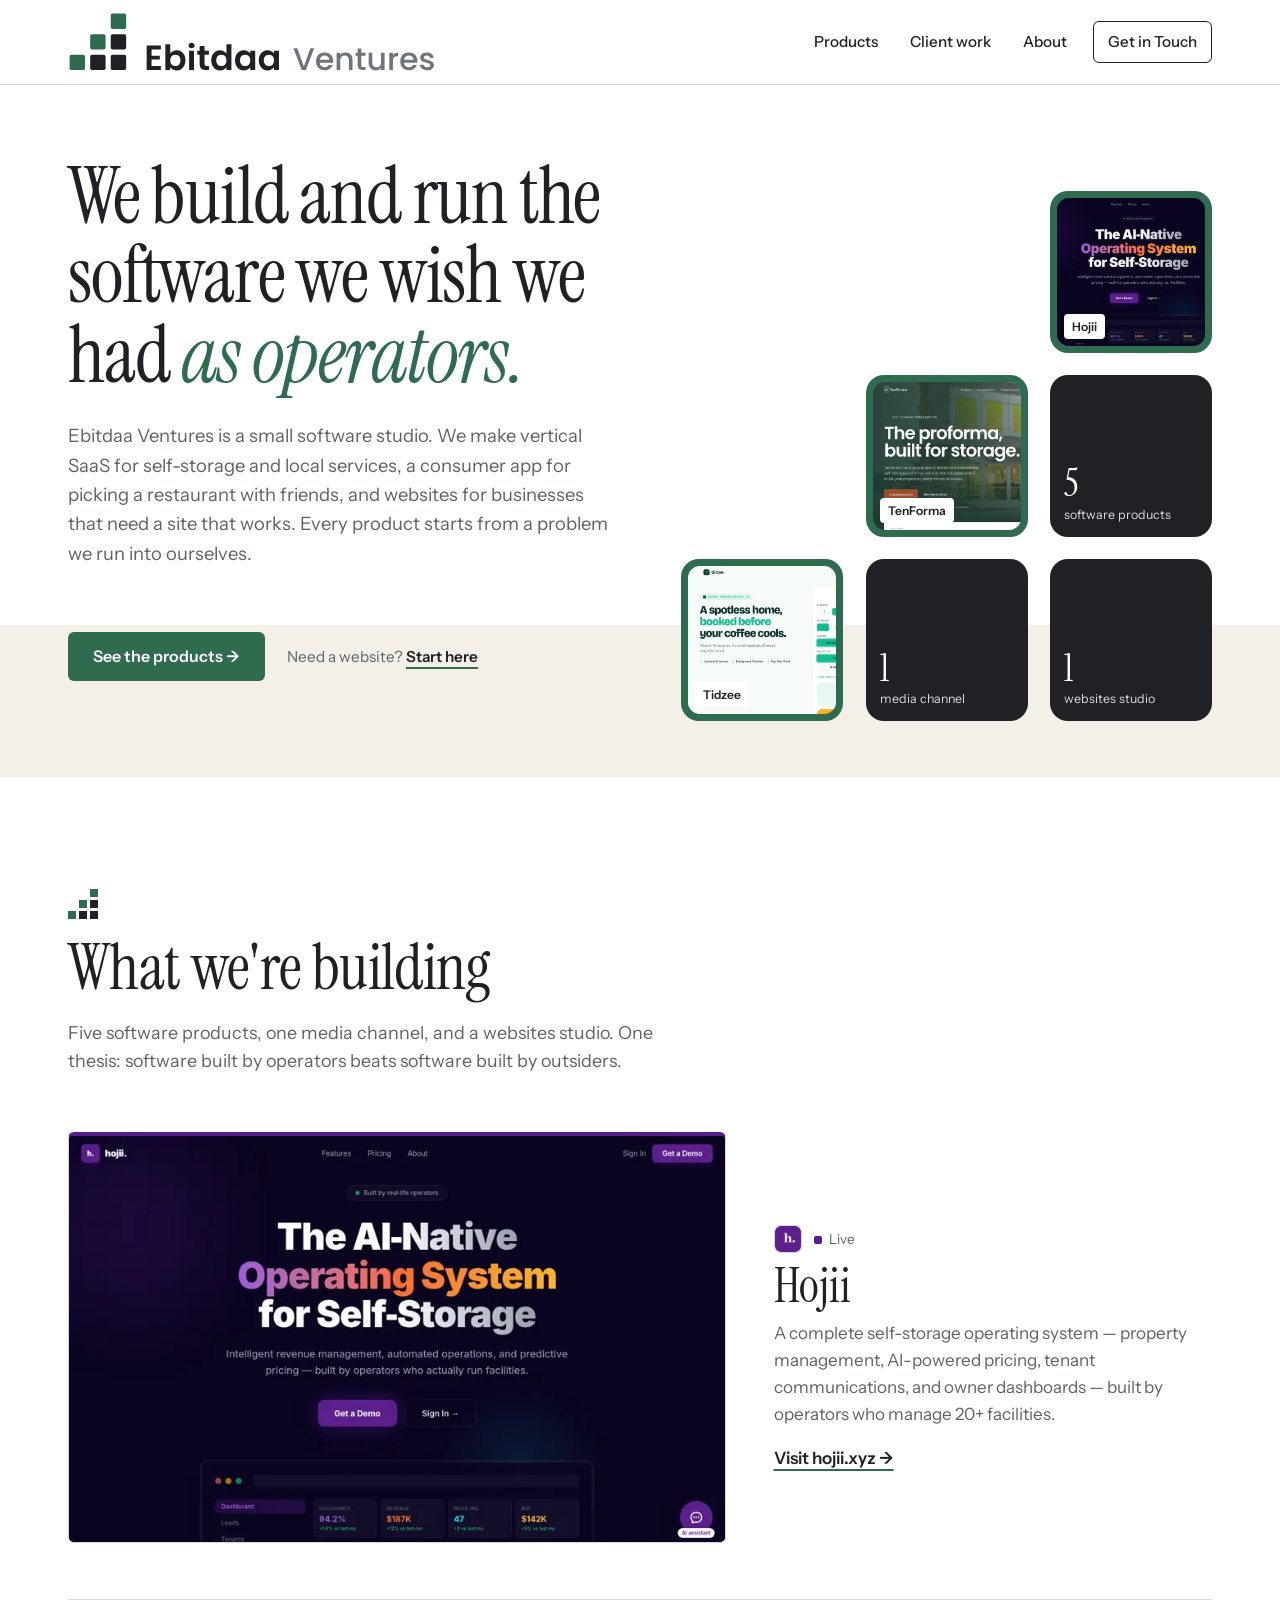
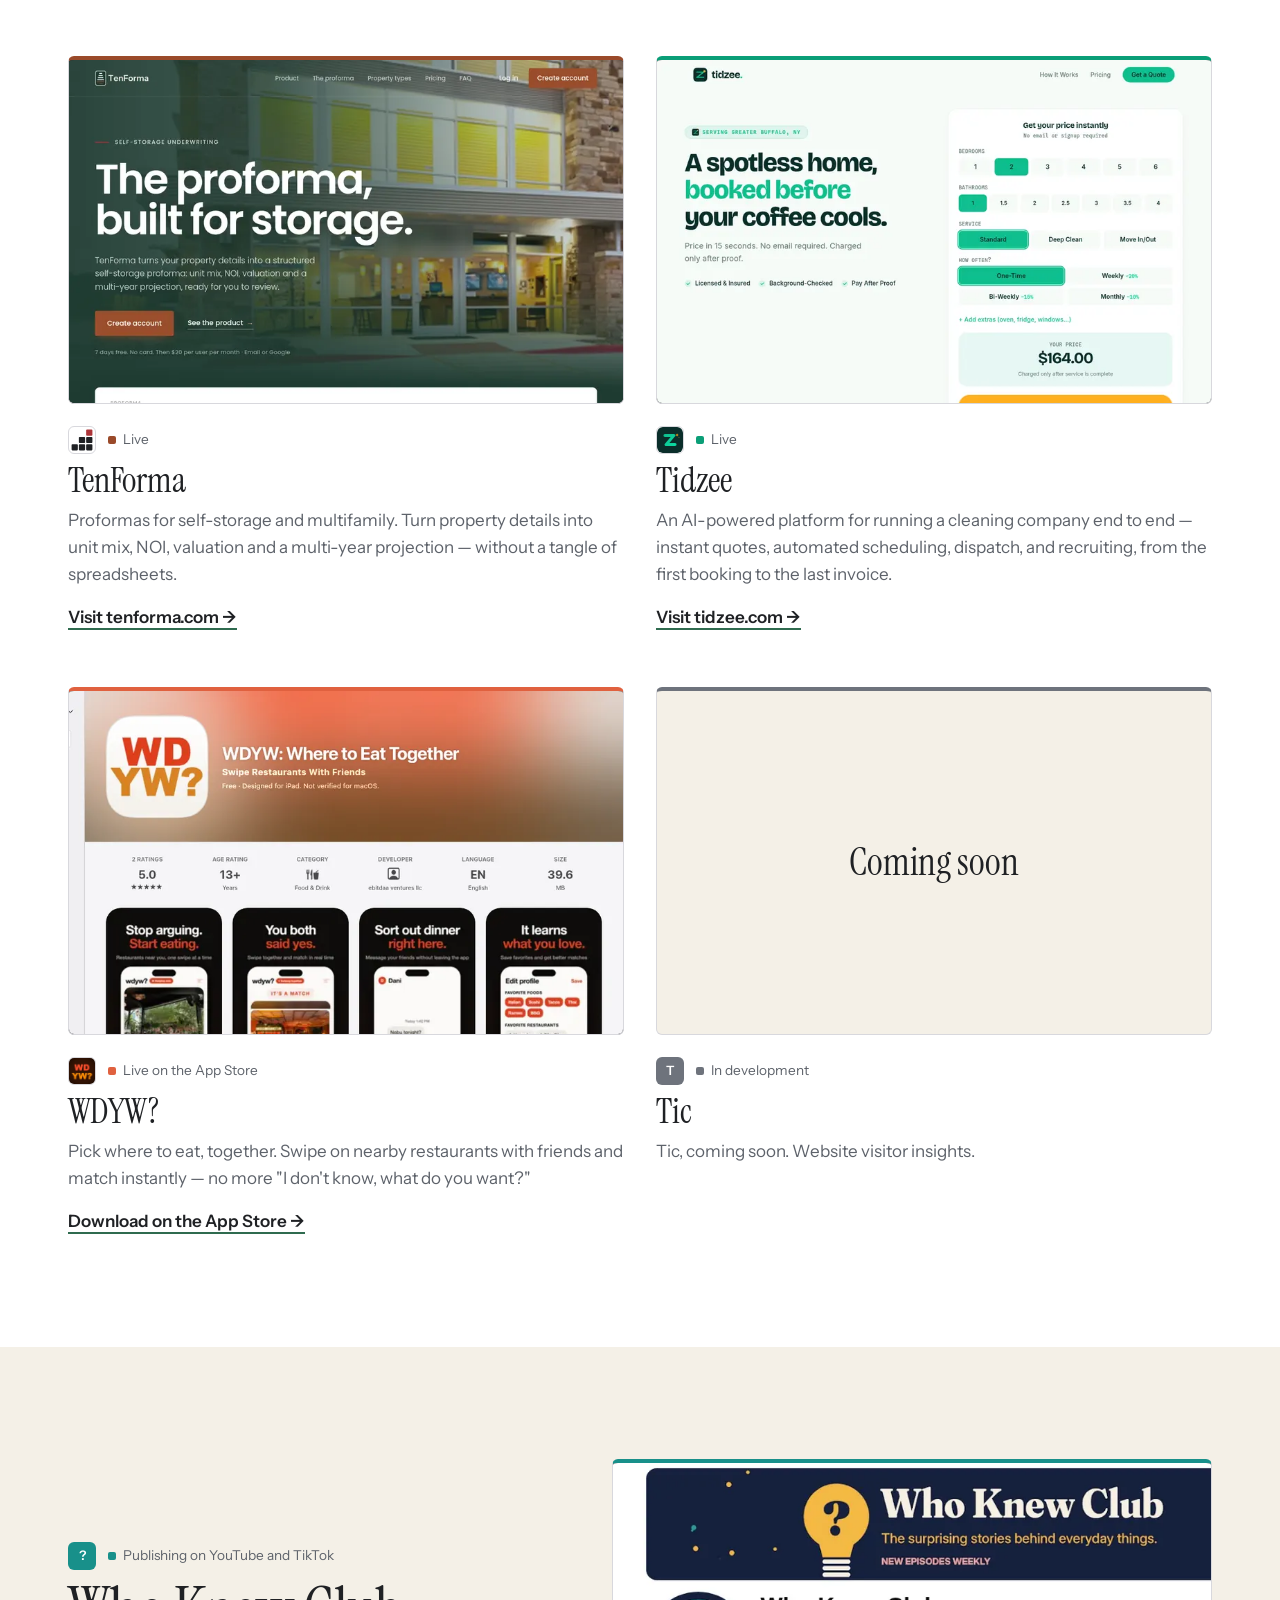
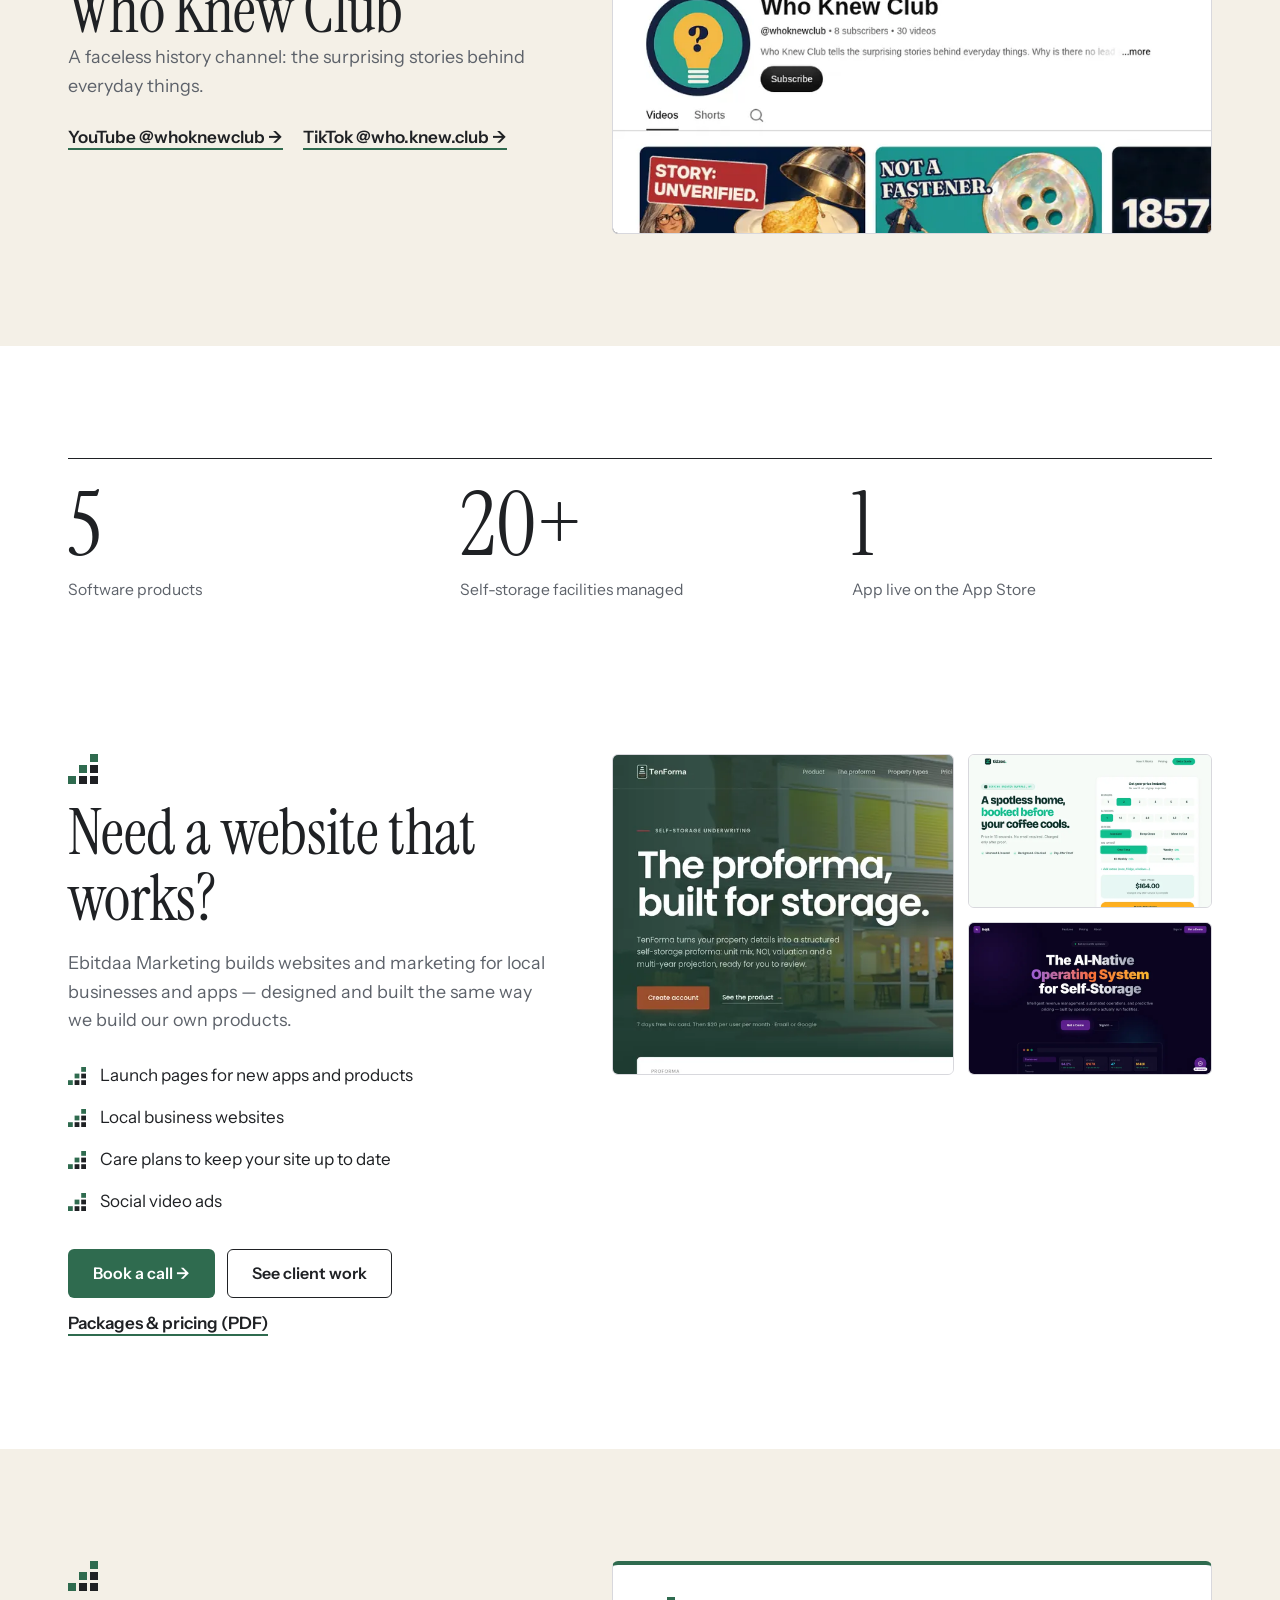
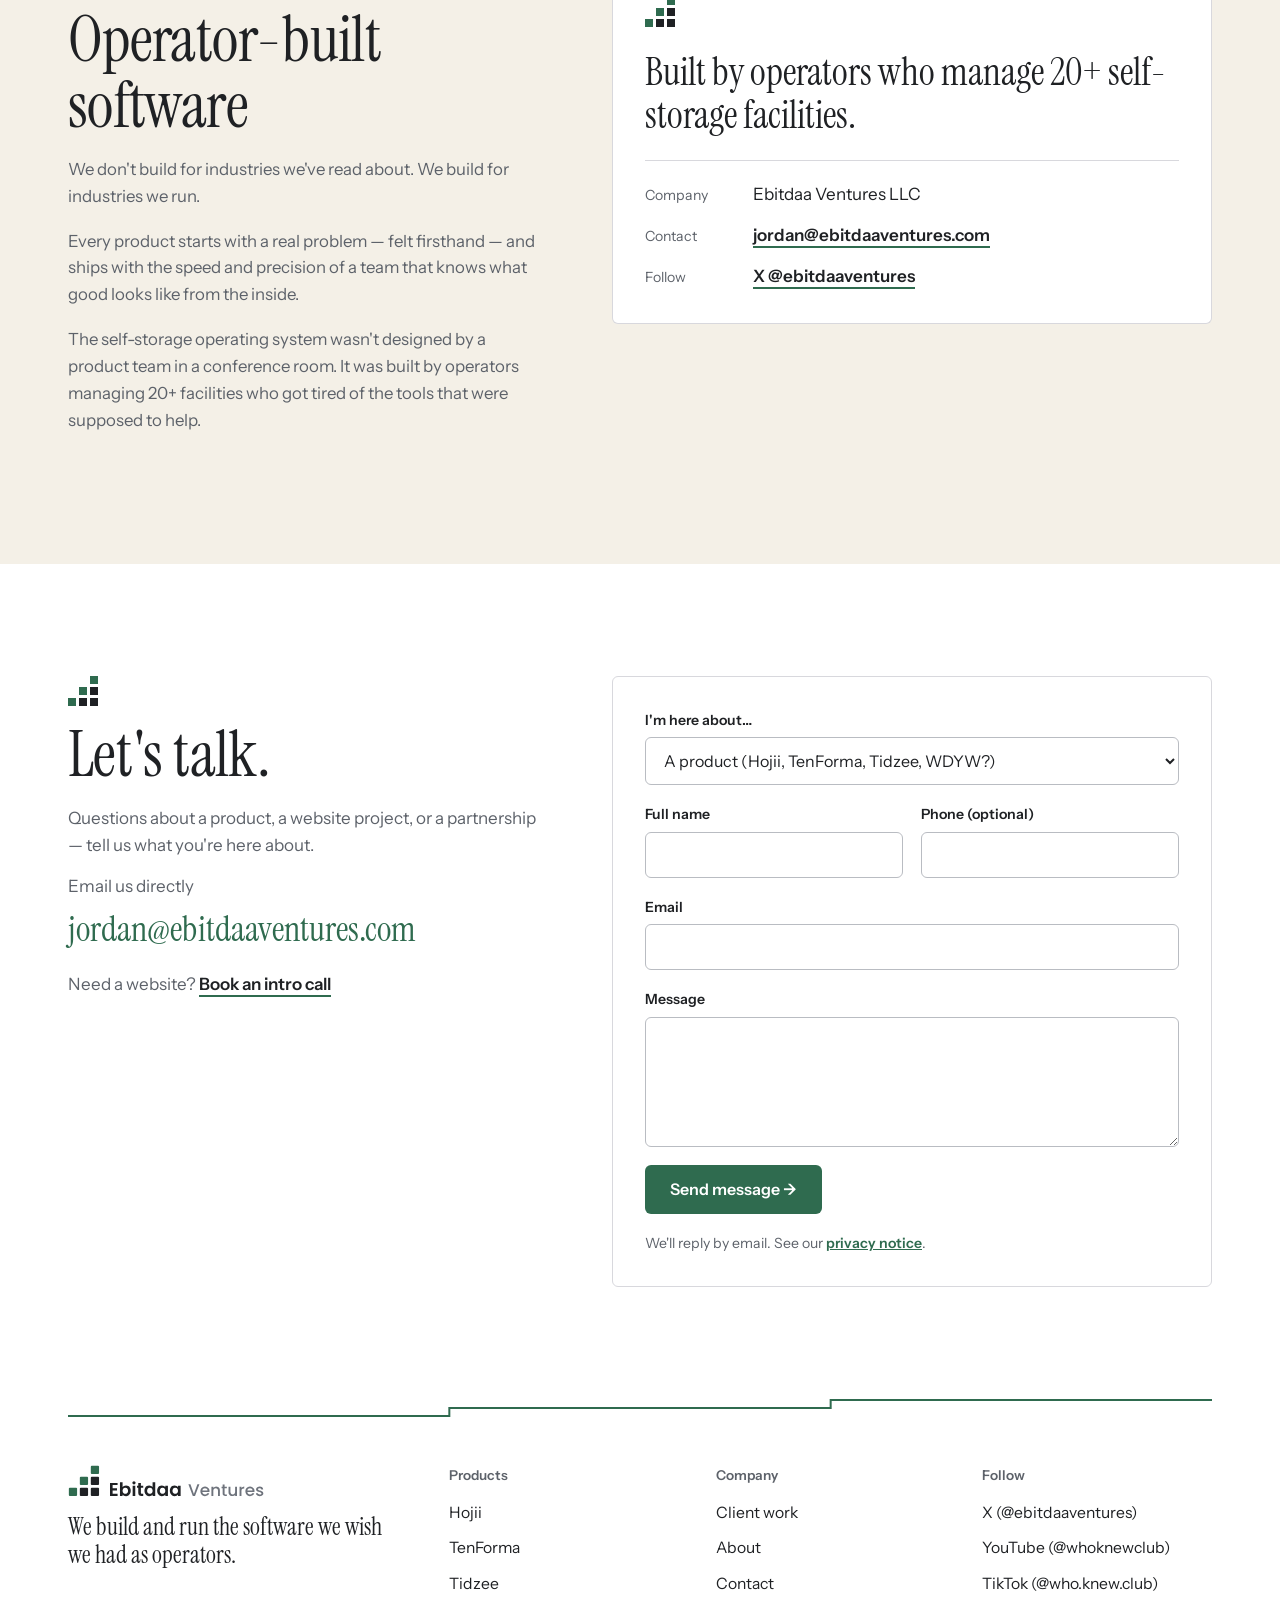
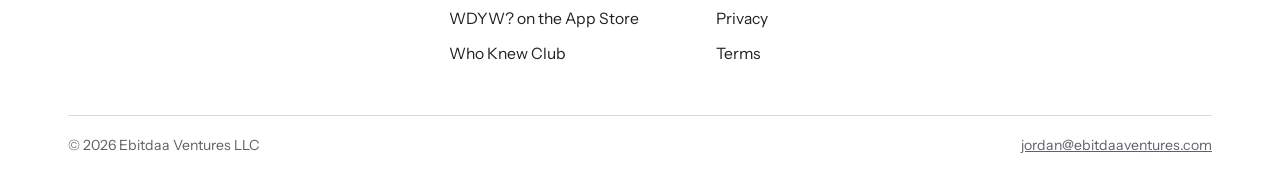
<file: index.html>
<!DOCTYPE html>
<html lang="en">
<head>
  <meta charset="UTF-8">
  <meta name="viewport" content="width=device-width, initial-scale=1.0">
  <title>Ebitdaa Ventures — Software we build and run as operators</title>
  <meta name="description" content="Ebitdaa Ventures is a small software studio. We build and run vertical SaaS for self-storage and local services, a consumer app for picking a restaurant with friends, and websites for businesses.">
  <link rel="canonical" href="https://ebitdaaventures.com/">
  <meta property="og:type" content="website">
  <meta property="og:site_name" content="Ebitdaa Ventures">
  <meta property="og:url" content="https://ebitdaaventures.com/">
  <meta property="og:title" content="Ebitdaa Ventures — Software we build and run as operators">
  <meta property="og:description" content="Ebitdaa Ventures is a small software studio. We build and run vertical SaaS for self-storage and local services, a consumer app for picking a restaurant with friends, and websites for businesses.">
  <meta property="og:image" content="https://ebitdaaventures.com/og-image.png?v=20261111">
  <meta property="og:image:width" content="1200">
  <meta property="og:image:height" content="630">
  <meta property="og:image:alt" content="Ebitdaa Ventures logo">
  <meta name="twitter:card" content="summary_large_image">
  <meta name="twitter:site" content="@ebitdaaventures">
  <meta name="twitter:title" content="Ebitdaa Ventures — Software we build and run as operators">
  <meta name="twitter:description" content="Ebitdaa Ventures is a small software studio. We build and run vertical SaaS for self-storage and local services, a consumer app for picking a restaurant with friends, and websites for businesses.">
  <meta name="twitter:image" content="https://ebitdaaventures.com/og-image.png?v=20261111">
  <link rel="icon" href="/favicon.ico?v=20261111" sizes="any">
  <link rel="icon" type="image/png" sizes="32x32" href="/favicon-32.png?v=20261111">
  <link rel="icon" type="image/png" sizes="16x16" href="/favicon-16.png?v=20261111">
  <link rel="icon" type="image/png" sizes="192x192" href="/favicon-192.png?v=20261111">
  <link rel="apple-touch-icon" sizes="180x180" href="/apple-touch-icon.png?v=20261111">
  <meta name="theme-color" content="#ffffff">
  <link rel="preconnect" href="https://fonts.googleapis.com">
  <link rel="preconnect" href="https://fonts.gstatic.com" crossorigin>
  <link href="https://fonts.googleapis.com/css2?family=Instrument+Sans:wght@400;500;600&family=Instrument+Serif:ital@0;1&display=swap" rel="stylesheet">
  <link rel="stylesheet" href="/assets/css/main.css?v=20261114c">
  <script type="application/ld+json">{"@context":"https://schema.org","@type":"Organization","name":"Ebitdaa Ventures LLC","alternateName":"Ebitdaa Ventures","url":"https://ebitdaaventures.com/","logo":"https://ebitdaaventures.com/brand/ebitdaa_lockup.png","description":"Ebitdaa Ventures is a small software studio. We build and run vertical SaaS for self-storage and local services, a consumer app for picking a restaurant with friends, and websites for businesses.","email":"jordan@ebitdaaventures.com","contactPoint":[{"@type":"ContactPoint","contactType":"customer support","email":"jordan@ebitdaaventures.com","availableLanguage":"English"}],"sameAs":["https://x.com/ebitdaaventures"]}</script>
</head>
<body>
  <a class="skip-link" href="#main">Skip to main content</a>
  <header class="site-nav" id="navbar">
    <div class="container">
      <a href="/" class="logo" aria-label="Ebitdaa Ventures home"><img src="/brand/ebitdaa_lockup.svg?v=20261111" alt="Ebitdaa Ventures" width="369" height="60"></a>
      <nav class="nav-links" id="navLinks" aria-label="Main">
        <a href="#products">Products</a>
        <a href="/work/">Client work</a>
        <a href="#about">About</a>
        <a href="#contact" class="nav-cta">Get in Touch</a>
      </nav>
      <button class="mobile-toggle" id="mobileToggle" aria-label="Open menu" aria-controls="navLinks" aria-expanded="false">
        <svg width="24" height="24" fill="none" stroke="currentColor" stroke-width="2" stroke-linecap="round" aria-hidden="true"><line x1="3" y1="6" x2="21" y2="6"/><line x1="3" y1="12" x2="21" y2="12"/><line x1="3" y1="18" x2="21" y2="18"/></svg>
      </button>
    </div>
  </header>

  <main id="main">
    <!-- Hero: left-aligned, one button, staircase art (green steps hold product screenshots) -->
    <section class="hero" aria-labelledby="hero-title">
      <div class="container hero-grid">
        <div class="hero-copy">
          <h1 id="hero-title">We build and run the software we wish we had <em>as operators.</em></h1>
          <p class="hero-sub">Ebitdaa Ventures is a small software studio. We make vertical SaaS for self-storage and local services, a consumer app for picking a restaurant with friends, and websites for businesses that need a site that works. Every product starts from a problem we run into ourselves.</p>
        </div>
        <div class="hero-art">
          <ul class="staircase" aria-label="Our products, arranged like the Ebitdaa staircase mark">
            <li class="g s-1"><img src="/assets/shots/tidzee-sq.webp" alt="Tidzee website" width="480" height="480"><span>Tidzee</span></li>
            <li class="g s-2"><img src="/assets/shots/tenforma-sq.webp" alt="TenForma website" width="480" height="480"><span>TenForma</span></li>
            <li class="g s-3"><img src="/assets/shots/hojii-sq.webp" alt="Hojii website" width="480" height="480"><span>Hojii</span></li>
            <li class="c s-4"><div><strong>1</strong><small>media channel</small></div></li>
            <li class="c s-5"><div><strong>5</strong><small>software products</small></div></li>
            <li class="c s-6"><div><strong>1</strong><small>websites studio</small></div></li>
          </ul>
        </div>
        <div class="hero-cta">
          <a href="#products" class="btn btn--primary">See the products →</a>
          <span class="aside">Need a website? <a class="text-link" href="#websites">Start here</a></span>
        </div>
      </div>
    </section>

    <!-- Products: screenshot-led, mixed sizes, each product keeps its own accent -->
    <section class="section" id="products" aria-labelledby="products-title">
      <div class="container">
        <div class="section-head"><span class="stair" aria-hidden="true"></span><h2 class="section-title" id="products-title">What we're building</h2></div>
        <p class="section-desc">Five software products, one media channel, and a websites studio. One thesis: software built by operators beats software built by outsiders.</p>

        <article class="feature product p-hojii" id="hojii">
          <a class="product-shot" href="https://hojii.xyz" target="_blank" rel="noopener" tabindex="-1"><img src="/assets/shots/hojii.webp" alt="Hojii homepage: The AI-Native Operating System for Self-Storage" width="800" height="500" loading="lazy"></a>
          <div class="product-body">
            <div class="product-meta"><img src="/assets/icons/hojii.webp" alt="" width="28" height="28"><span class="status">Live</span></div>
            <h3>Hojii</h3>
            <p>A complete self-storage operating system — property management, AI-powered pricing, tenant communications, and owner dashboards — built by operators who manage 20+ facilities.</p>
            <div class="product-actions"><a href="https://hojii.xyz" target="_blank" rel="noopener" class="text-link">Visit hojii.xyz →</a></div>
          </div>
        </article>

        <div class="product-row">
          <article class="product p-tenforma" id="tenforma">
            <a class="product-shot" href="https://tenforma.com" target="_blank" rel="noopener" tabindex="-1"><img src="/assets/shots/tenforma.webp" alt="TenForma homepage: The proforma, built for storage" width="800" height="500" loading="lazy"></a>
            <div class="product-body">
              <div class="product-meta"><img src="/tenforma-icon.svg" alt="" width="28" height="28"><span class="status">Live</span></div>
              <h3>TenForma</h3>
              <p>Proformas for self-storage and multifamily. Turn property details into unit mix, NOI, valuation and a multi-year projection — without a tangle of spreadsheets.</p>
              <div class="product-actions"><a href="https://tenforma.com" target="_blank" rel="noopener" class="text-link">Visit tenforma.com →</a></div>
            </div>
          </article>
          <article class="product p-tidzee" id="tidzee">
            <a class="product-shot" href="https://tidzee.com" target="_blank" rel="noopener" tabindex="-1"><img src="/assets/shots/tidzee.webp" alt="Tidzee homepage with an instant cleaning price calculator" width="800" height="500" loading="lazy"></a>
            <div class="product-body">
              <div class="product-meta"><img src="/tidzee-icon.svg" alt="" width="28" height="28"><span class="status">Live</span></div>
              <h3>Tidzee</h3>
              <p>An AI-powered platform for running a cleaning company end to end — instant quotes, automated scheduling, dispatch, and recruiting, from the first booking to the last invoice.</p>
              <div class="product-actions"><a href="https://tidzee.com" target="_blank" rel="noopener" class="text-link">Visit tidzee.com →</a></div>
            </div>
          </article>
        </div>

        <div class="product-row">
          <article class="product p-wdyw" id="wdyw">
            <a class="product-shot" href="https://apps.apple.com/us/app/wdyw/id6761072597" target="_blank" rel="noopener" tabindex="-1"><img src="/assets/shots/wdyw.webp" alt="WDYW? App Store listing with app screenshots" width="800" height="500" loading="lazy"></a>
            <div class="product-body">
              <div class="product-meta"><img src="/assets/icons/wdyw.webp" alt="" width="28" height="28"><span class="status">Live on the App Store</span></div>
              <h3>WDYW?</h3>
              <p>Pick where to eat, together. Swipe on nearby restaurants with friends and match instantly — no more "I don't know, what do you want?"</p>
              <div class="product-actions"><a href="https://apps.apple.com/us/app/wdyw/id6761072597" target="_blank" rel="noopener" class="text-link">Download on the App Store →</a></div>
            </div>
          </article>
          <article class="product p-tic" id="tic">
            <div class="product-shot product-shot--empty"><span class="coming-soon">Coming soon</span></div>
            <div class="product-body">
              <div class="product-meta"><span class="mark" aria-hidden="true">T</span><span class="status">In development</span></div>
              <h3>Tic</h3>
              <p>Tic, coming soon. Website visitor insights.</p>
            </div>
          </article>
        </div>
      </div>
    </section>

    <!-- Media: cream full-bleed split -->
    <section class="section section--cream" id="whoknewclub" aria-labelledby="wkc-title">
      <div class="container split split--center p-whoknew product">
        <div>
          <div class="product-meta"><span class="mark" aria-hidden="true">?</span><span class="status">Publishing on YouTube and TikTok</span></div>
          <h2 class="section-title" id="wkc-title">Who Knew Club</h2>
          <p class="section-desc" style="margin-bottom:24px">A faceless history channel: the surprising stories behind everyday things.</p>
          <div class="product-actions">
            <a href="https://www.youtube.com/@whoknewclub" target="_blank" rel="noopener" class="text-link">YouTube @whoknewclub →</a>
            <a href="https://www.tiktok.com/@who.knew.club" target="_blank" rel="noopener" class="text-link">TikTok @who.knew.club →</a>
          </div>
        </div>
        <a class="product-shot" href="https://www.youtube.com/@whoknewclub" target="_blank" rel="noopener" tabindex="-1"><img src="/assets/shots/whoknewclub.webp" alt="Who Knew Club YouTube channel page" width="800" height="500" loading="lazy"></a>
      </div>
    </section>

    <!-- Stats: plain fixed numbers (weak ones cut) -->
    <section class="section" aria-label="Ebitdaa Ventures in numbers" style="padding-bottom:40px">
      <div class="container">
        <ul class="stats-grid">
          <li><div class="stat-num">5</div><div class="stat-label">Software products</div></li>
          <li><div class="stat-num">20+</div><div class="stat-label">Self-storage facilities managed</div></li>
          <li><div class="stat-num">1</div><div class="stat-label">App live on the App Store</div></li>
        </ul>
      </div>
    </section>

    <!-- Websites & marketing: the services offer, separate from the products -->
    <section class="section" id="websites" aria-labelledby="websites-title">
      <div class="container split">
        <div>
          <div class="section-head"><span class="stair" aria-hidden="true"></span><h2 class="section-title" id="websites-title">Need a website that works?</h2></div>
          <p class="section-desc" style="margin-bottom:0">Ebitdaa Marketing builds websites and marketing for local businesses and apps — designed and built the same way we build our own products.</p>
          <ul class="stair-list">
            <li><span class="stair" aria-hidden="true"></span>Launch pages for new apps and products</li>
            <li><span class="stair" aria-hidden="true"></span>Local business websites</li>
            <li><span class="stair" aria-hidden="true"></span>Care plans to keep your site up to date</li>
            <li><span class="stair" aria-hidden="true"></span>Social video ads</li>
          </ul>
          <div class="btn-row">
            <a href="https://cal.com/ebitdaa-marketing/ebitdaa-marketing-intro-call" target="_blank" rel="noopener" class="btn btn--primary">Book a call →</a>
            <a href="/work/" class="btn btn--ghost">See client work</a>
            <a href="/assets/ebitdaa-marketing-offer.pdf" target="_blank" rel="noopener" class="text-link">Packages &amp; pricing (PDF)</a>
          </div>
        </div>
        <div class="mosaic" aria-label="Recent client sites">
          <a href="/work/"><img src="/assets/shots/tenforma.webp" alt="TenForma website, built by Ebitdaa" width="800" height="500" loading="lazy"></a>
          <a href="/work/"><img src="/assets/shots/tidzee.webp" alt="Tidzee website, built by Ebitdaa" width="800" height="500" loading="lazy"></a>
          <a href="/work/"><img src="/assets/shots/hojii.webp" alt="Hojii website, built by Ebitdaa" width="800" height="500" loading="lazy"></a>
        </div>
      </div>
    </section>

    <!-- About: company-level operator block (no personal details) -->
    <section class="section section--cream" id="about" aria-labelledby="about-title">
      <div class="container split">
        <div class="about-copy">
          <div class="section-head"><span class="stair" aria-hidden="true"></span><h2 class="section-title" id="about-title">Operator-built software</h2></div>
          <p>We don't build for industries we've read about. We build for industries we run.</p>
          <p>Every product starts with a real problem — felt firsthand — and ships with the speed and precision of a team that knows what good looks like from the inside.</p>
          <p>The self-storage operating system wasn't designed by a product team in a conference room. It was built by operators managing 20+ facilities who got tired of the tools that were supposed to help.</p>
        </div>
        <div class="company-card">
          <span class="stair" aria-hidden="true"></span>
          <p class="company-line">Built by operators who manage 20+ self-storage facilities.</p>
          <dl class="company-facts">
            <div><dt>Company</dt><dd>Ebitdaa Ventures LLC</dd></div>
            <div><dt>Contact</dt><dd><a class="text-link" href="mailto:jordan@ebitdaaventures.com">jordan@ebitdaaventures.com</a></dd></div>
            <div><dt>Follow</dt><dd><a class="text-link" href="https://x.com/ebitdaaventures" target="_blank" rel="noopener">X @ebitdaaventures</a></dd></div>
          </dl>
        </div>
      </div>
    </section>

    <!-- Contact: form posts to the ebitdaa-contact backend (Resend) -->
    <section class="section" id="contact" aria-labelledby="contact-title">
      <div class="container split">
        <div class="contact-copy">
          <div class="section-head"><span class="stair" aria-hidden="true"></span><h2 class="section-title" id="contact-title">Let's talk.</h2></div>
          <p>Questions about a product, a website project, or a partnership — tell us what you're here about.</p>
          <p class="contact-direct">Email us directly<br><a href="mailto:jordan@ebitdaaventures.com">jordan@ebitdaaventures.com</a></p>
          <p>Need a website? <a class="text-link" href="https://cal.com/ebitdaa-marketing/ebitdaa-marketing-intro-call" target="_blank" rel="noopener">Book an intro call</a></p>
        </div>
        <form class="contact-form" id="contactForm" novalidate>
          <div class="form-field">
            <label for="cf-topic">I'm here about…</label>
            <select id="cf-topic" name="topic" required>
              <option value="product">A product (Hojii, TenForma, Tidzee, WDYW?)</option>
              <option value="website">A website or marketing project</option>
              <option value="partnership">A partnership or investment</option>
              <option value="other">Something else</option>
            </select>
          </div>
          <div class="form-row">
            <div class="form-field"><label for="cf-name">Full name</label><input type="text" id="cf-name" name="name" autocomplete="name" required></div>
            <div class="form-field"><label for="cf-phone">Phone (optional)</label><input type="tel" id="cf-phone" name="phone" autocomplete="tel"></div>
          </div>
          <div class="form-field"><label for="cf-email">Email</label><input type="email" id="cf-email" name="email" autocomplete="email" required></div>
          <div class="form-field"><label for="cf-message">Message</label><textarea id="cf-message" name="message" required></textarea></div>
          <div class="form-hp" aria-hidden="true" style="position:absolute;left:-10000px;width:1px;height:1px;overflow:hidden"><label for="cf-website">Website</label><input type="text" id="cf-website" name="website" tabindex="-1" autocomplete="off"></div>
          <button type="submit" class="btn btn--primary form-submit" id="cf-submit">Send message →</button>
          <p class="form-status" id="cf-status" role="status" aria-live="polite" hidden></p>
          <p class="form-note">We'll reply by email. See our <a href="/privacy/">privacy notice</a>.</p>
        </form>
      </div>
    </section>
  </main>

  <div class="modal-overlay" id="contactModal" role="dialog" aria-modal="true" aria-labelledby="modal-title" hidden>
    <div class="modal-card">
      <h3 id="modal-title">Message sent</h3>
      <p>Thanks — your message is on its way. We'll be in touch shortly.</p>
      <button class="btn btn--primary" id="modalClose" type="button">Got it</button>
    </div>
  </div>

  <footer class="site-footer">
    <div class="container">
      <svg class="step-rule" viewBox="0 0 1200 18" preserveAspectRatio="none" aria-hidden="true"><path d="M0 17 H400 V9 H800 V1 H1200" fill="none" stroke="currentColor" stroke-width="2" vector-effect="non-scaling-stroke"/></svg>
      <div class="footer-grid">
        <div class="footer-about">
          <a href="/" class="footer-brand" aria-label="Ebitdaa Ventures home"><img src="/brand/ebitdaa_lockup.svg?v=20261111" alt="Ebitdaa Ventures" width="197" height="32" loading="lazy"></a>
          <p class="footer-tagline">We build and run the software we wish we had as operators.</p>
        </div>
        <div class="footer-col">
          <h4>Products</h4>
          <ul>
            <li><a href="https://hojii.xyz" target="_blank" rel="noopener">Hojii</a></li>
            <li><a href="https://tenforma.com" target="_blank" rel="noopener">TenForma</a></li>
            <li><a href="https://tidzee.com" target="_blank" rel="noopener">Tidzee</a></li>
            <li><a href="https://apps.apple.com/us/app/wdyw/id6761072597" target="_blank" rel="noopener">WDYW? on the App Store</a></li>
            <li><a href="https://www.youtube.com/@whoknewclub" target="_blank" rel="noopener">Who Knew Club</a></li>
          </ul>
        </div>
        <div class="footer-col">
          <h4>Company</h4>
          <ul>
            <li><a href="/work/">Client work</a></li>
            <li><a href="#about">About</a></li>
            <li><a href="#contact">Contact</a></li>
            <li><a href="/privacy/">Privacy</a></li>
            <li><a href="/terms/">Terms</a></li>
          </ul>
        </div>
        <div class="footer-col">
          <h4>Follow</h4>
          <ul>
            <li><a href="https://x.com/ebitdaaventures" target="_blank" rel="noopener me">X (@ebitdaaventures)</a></li>
            <li><a href="https://www.youtube.com/@whoknewclub" target="_blank" rel="noopener">YouTube (@whoknewclub)</a></li>
            <li><a href="https://www.tiktok.com/@who.knew.club" target="_blank" rel="noopener">TikTok (@who.knew.club)</a></li>
          </ul>
        </div>
      </div>
      <div class="footer-bottom">
        <span>&copy; 2026 Ebitdaa Ventures LLC</span>
        <a href="mailto:jordan@ebitdaaventures.com">jordan@ebitdaaventures.com</a>
      </div>
    </div>
  </footer>

  <script>
    (function () {
      var t = document.getElementById('mobileToggle'), l = document.getElementById('navLinks');
      if (!t || !l) return;
      t.addEventListener('click', function () {
        var open = l.classList.toggle('open');
        t.setAttribute('aria-expanded', open ? 'true' : 'false');
      });
      l.addEventListener('click', function (e) { if (e.target.tagName === 'A') { l.classList.remove('open'); t.setAttribute('aria-expanded', 'false'); } });
    })();
  </script>
  <script>
    (function () {
      document.querySelectorAll('[data-topic]').forEach(function (a) {
        a.addEventListener('click', function () { document.getElementById('cf-topic').value = a.dataset.topic; });
      });
      // Contact: POST to the ebitdaa-contact backend, which sends through Resend.
      var CONTACT_ENDPOINT = 'https://ebitdaa-contact.vercel.app/api/contact';
      var CONTACT_EMAIL = 'jordan@ebitdaaventures.com';
      var form = document.getElementById('contactForm'), modal = document.getElementById('contactModal');
      var btn = document.getElementById('cf-submit'), status = document.getElementById('cf-status');
      var btnLabel = btn.textContent;
      function showError() {
        status.hidden = false;
        status.className = 'form-status form-status--error';
        status.innerHTML = 'Sorry — your message didn\'t send. Please email us at <a href="mailto:' + CONTACT_EMAIL + '">' + CONTACT_EMAIL + '</a>.';
      }
      form.addEventListener('submit', function (e) {
        e.preventDefault();
        if (!form.checkValidity()) { form.reportValidity(); return; }
        var v = function (id) { return document.getElementById(id).value.trim(); };
        status.hidden = true;
        btn.disabled = true; btn.textContent = 'Sending…';
        fetch(CONTACT_ENDPOINT, {
          method: 'POST',
          headers: { 'Content-Type': 'application/json' },
          body: JSON.stringify({ topic: v('cf-topic'), name: v('cf-name'), email: v('cf-email'), phone: v('cf-phone'), message: v('cf-message'), website: document.getElementById('cf-website').value })
        }).then(function (r) { return r.json().catch(function () { return { ok: false }; }); })
          .then(function (d) {
            if (!d || !d.ok) { showError(); return; }
            form.reset();
            modal.hidden = false;
            document.getElementById('modalClose').focus();
          })
          .catch(showError)
          .then(function () { btn.disabled = false; btn.textContent = btnLabel; });
      });
      function closeModal() { modal.hidden = true; }
      document.getElementById('modalClose').addEventListener('click', closeModal);
      modal.addEventListener('click', function (e) { if (e.target === modal) closeModal(); });
      document.addEventListener('keydown', function (e) { if (e.key === 'Escape' && !modal.hidden) closeModal(); });
    })();
  </script>
</body>
</html>
</file>
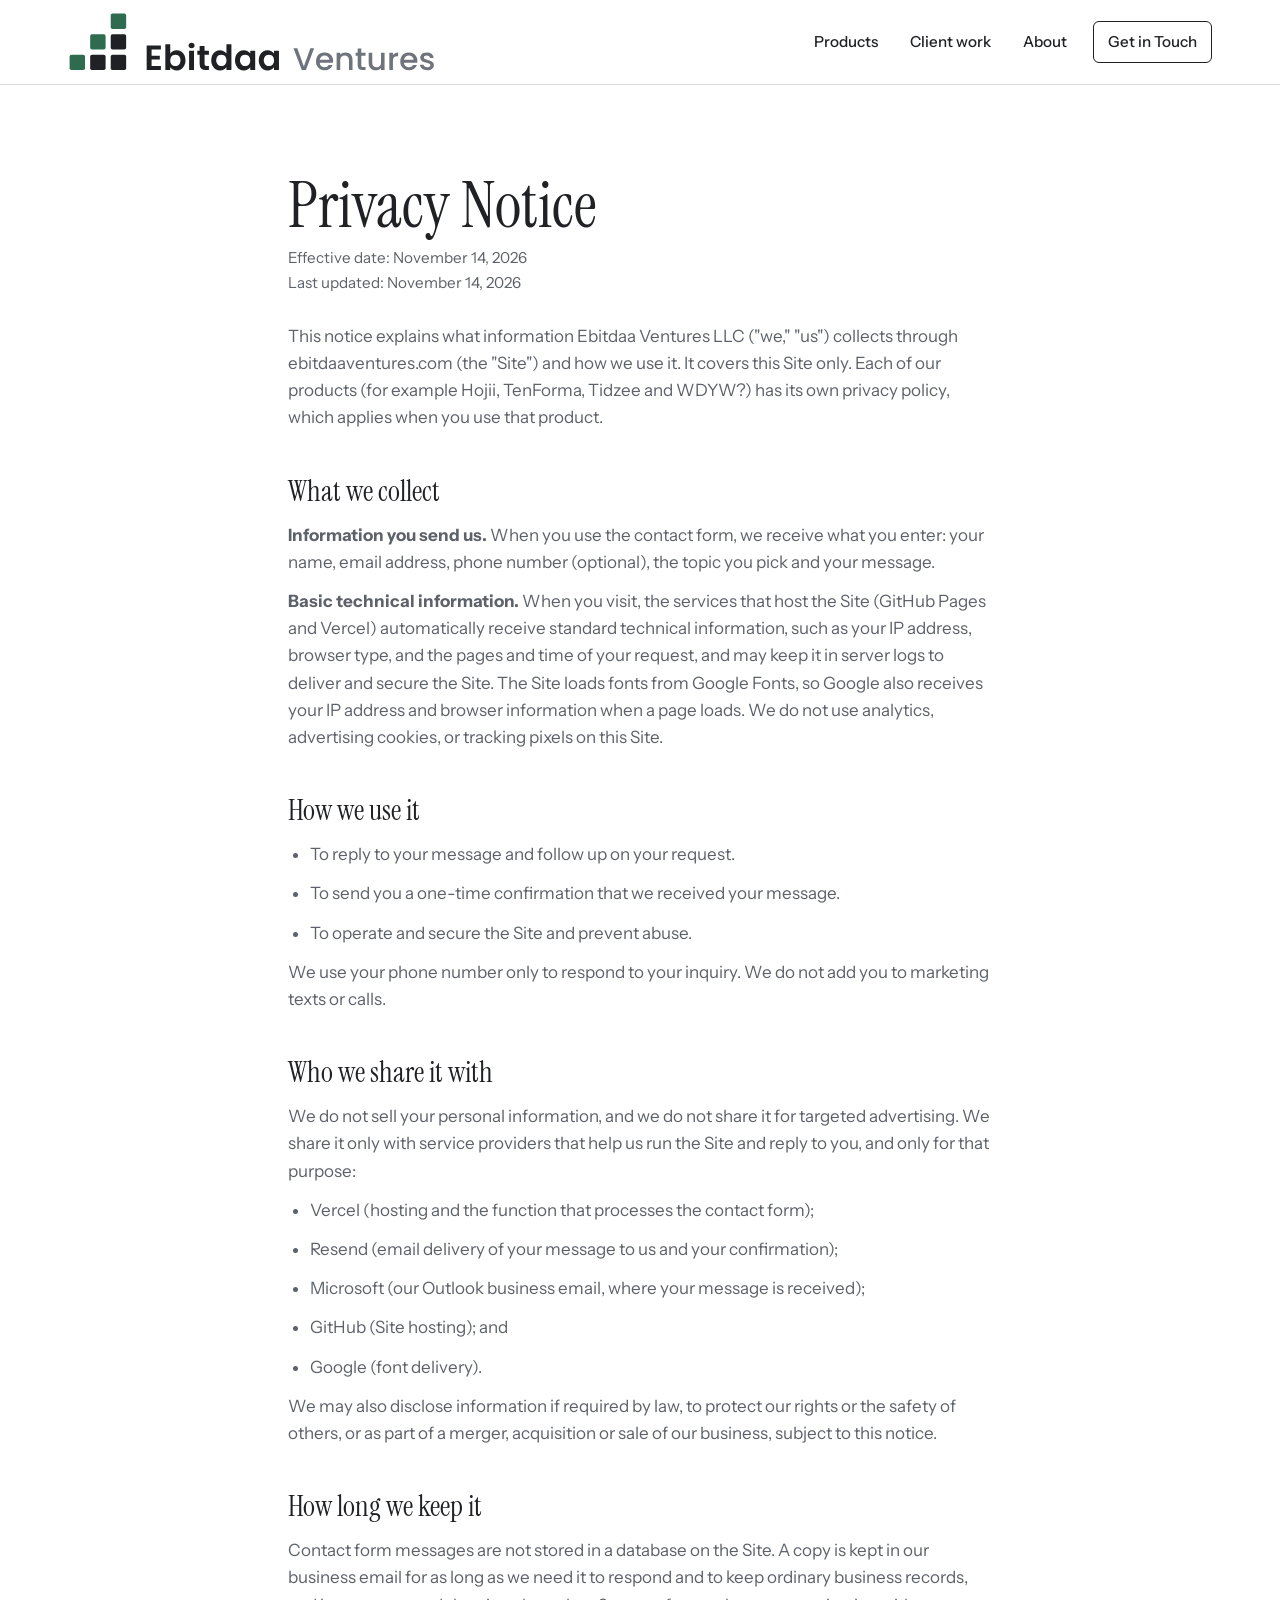
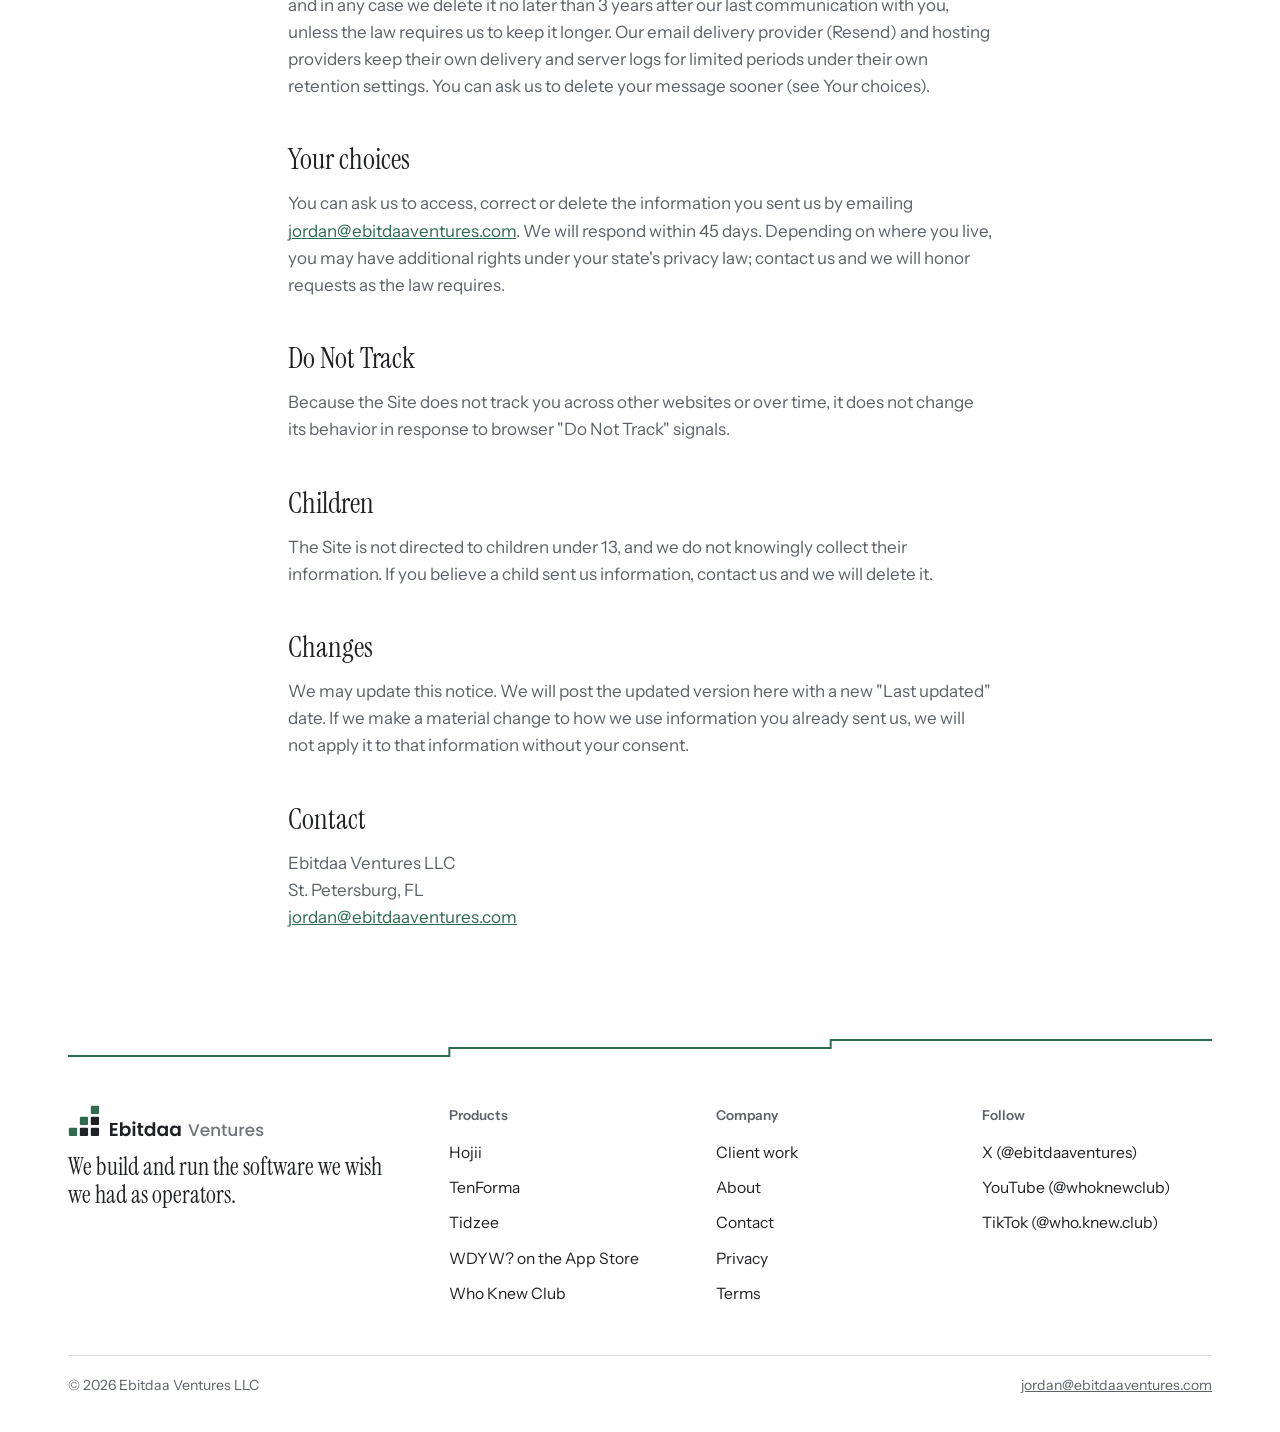
<file: privacy/index.html>
<!DOCTYPE html>
<html lang="en">
<head>
  <meta charset="UTF-8">
  <meta name="viewport" content="width=device-width, initial-scale=1.0">
  <title>Privacy Notice — Ebitdaa Ventures</title>
  <meta name="description" content="Privacy Notice for ebitdaaventures.com.">
  <link rel="canonical" href="https://ebitdaaventures.com/privacy/">
  <link rel="icon" href="/favicon.ico?v=20261111" sizes="any">
  <link rel="icon" type="image/png" sizes="32x32" href="/favicon-32.png?v=20261111">
  <link rel="icon" type="image/png" sizes="16x16" href="/favicon-16.png?v=20261111">
  <link rel="icon" type="image/png" sizes="192x192" href="/favicon-192.png?v=20261111">
  <link rel="apple-touch-icon" sizes="180x180" href="/apple-touch-icon.png?v=20261111">
  <meta name="theme-color" content="#ffffff">
  <link rel="preconnect" href="https://fonts.googleapis.com">
  <link rel="preconnect" href="https://fonts.gstatic.com" crossorigin>
  <link href="https://fonts.googleapis.com/css2?family=Instrument+Sans:wght@400;500;600&family=Instrument+Serif:ital@0;1&display=swap" rel="stylesheet">
  <link rel="stylesheet" href="/assets/css/main.css?v=20261114c">
</head>
<body>
  <a class="skip-link" href="#main">Skip to main content</a>
  <header class="site-nav" id="navbar">
    <div class="container">
      <a href="/" class="logo" aria-label="Ebitdaa Ventures home"><img src="/brand/ebitdaa_lockup.svg?v=20261111" alt="Ebitdaa Ventures" width="369" height="60"></a>
      <nav class="nav-links" id="navLinks" aria-label="Main">
        <a href="/#products">Products</a>
        <a href="/work/">Client work</a>
        <a href="/#about">About</a>
        <a href="/#contact" class="nav-cta">Get in Touch</a>
      </nav>
      <button class="mobile-toggle" id="mobileToggle" aria-label="Open menu" aria-controls="navLinks" aria-expanded="false">
        <svg width="24" height="24" fill="none" stroke="currentColor" stroke-width="2" stroke-linecap="round" aria-hidden="true"><line x1="3" y1="6" x2="21" y2="6"/><line x1="3" y1="12" x2="21" y2="12"/><line x1="3" y1="18" x2="21" y2="18"/></svg>
      </button>
    </div>
  </header>
  <main id="main" class="legal">
    <div class="container">
      <h1>Privacy Notice</h1>
      <p class="updated">Effective date: November 14, 2026<br>Last updated: November 14, 2026</p>
      <p>This notice explains what information Ebitdaa Ventures LLC ("we," "us") collects through ebitdaaventures.com (the "Site") and how we use it. It covers this Site only. Each of our products (for example Hojii, TenForma, Tidzee and WDYW?) has its own privacy policy, which applies when you use that product.</p>
      <h2>What we collect</h2>
      <p><strong>Information you send us.</strong> When you use the contact form, we receive what you enter: your name, email address, phone number (optional), the topic you pick and your message.</p>
      <p><strong>Basic technical information.</strong> When you visit, the services that host the Site (GitHub Pages and Vercel) automatically receive standard technical information, such as your IP address, browser type, and the pages and time of your request, and may keep it in server logs to deliver and secure the Site. The Site loads fonts from Google Fonts, so Google also receives your IP address and browser information when a page loads. We do not use analytics, advertising cookies, or tracking pixels on this Site.</p>
      <h2>How we use it</h2>
      <ul>
        <li>To reply to your message and follow up on your request.</li>
        <li>To send you a one-time confirmation that we received your message.</li>
        <li>To operate and secure the Site and prevent abuse.</li>
      </ul>
      <p>We use your phone number only to respond to your inquiry. We do not add you to marketing texts or calls.</p>
      <h2>Who we share it with</h2>
      <p>We do not sell your personal information, and we do not share it for targeted advertising. We share it only with service providers that help us run the Site and reply to you, and only for that purpose:</p>
      <ul>
        <li>Vercel (hosting and the function that processes the contact form);</li>
        <li>Resend (email delivery of your message to us and your confirmation);</li>
        <li>Microsoft (our Outlook business email, where your message is received);</li>
        <li>GitHub (Site hosting); and</li>
        <li>Google (font delivery).</li>
      </ul>
      <p>We may also disclose information if required by law, to protect our rights or the safety of others, or as part of a merger, acquisition or sale of our business, subject to this notice.</p>
      <h2>How long we keep it</h2>
      <p>Contact form messages are not stored in a database on the Site. A copy is kept in our business email for as long as we need it to respond and to keep ordinary business records, and in any case we delete it no later than 3 years after our last communication with you, unless the law requires us to keep it longer. Our email delivery provider (Resend) and hosting providers keep their own delivery and server logs for limited periods under their own retention settings. You can ask us to delete your message sooner (see Your choices).</p>
      <h2>Your choices</h2>
      <p>You can ask us to access, correct or delete the information you sent us by emailing <a href="mailto:jordan@ebitdaaventures.com">jordan@ebitdaaventures.com</a>. We will respond within 45 days. Depending on where you live, you may have additional rights under your state's privacy law; contact us and we will honor requests as the law requires.</p>
      <h2>Do Not Track</h2>
      <p>Because the Site does not track you across other websites or over time, it does not change its behavior in response to browser "Do Not Track" signals.</p>
      <h2>Children</h2>
      <p>The Site is not directed to children under 13, and we do not knowingly collect their information. If you believe a child sent us information, contact us and we will delete it.</p>
      <h2>Changes</h2>
      <p>We may update this notice. We will post the updated version here with a new "Last updated" date. If we make a material change to how we use information you already sent us, we will not apply it to that information without your consent.</p>
      <h2>Contact</h2>
      <p>Ebitdaa Ventures LLC<br>St. Petersburg, FL<br><a href="mailto:jordan@ebitdaaventures.com">jordan@ebitdaaventures.com</a></p>
    </div>
  </main>
  <footer class="site-footer">
    <div class="container">
      <svg class="step-rule" viewBox="0 0 1200 18" preserveAspectRatio="none" aria-hidden="true"><path d="M0 17 H400 V9 H800 V1 H1200" fill="none" stroke="currentColor" stroke-width="2" vector-effect="non-scaling-stroke"/></svg>
      <div class="footer-grid">
        <div class="footer-about">
          <a href="/" class="footer-brand" aria-label="Ebitdaa Ventures home"><img src="/brand/ebitdaa_lockup.svg?v=20261111" alt="Ebitdaa Ventures" width="197" height="32" loading="lazy"></a>
          <p class="footer-tagline">We build and run the software we wish we had as operators.</p>
        </div>
        <div class="footer-col">
          <h4>Products</h4>
          <ul>
            <li><a href="https://hojii.xyz" target="_blank" rel="noopener">Hojii</a></li>
            <li><a href="https://tenforma.com" target="_blank" rel="noopener">TenForma</a></li>
            <li><a href="https://tidzee.com" target="_blank" rel="noopener">Tidzee</a></li>
            <li><a href="https://apps.apple.com/us/app/wdyw/id6761072597" target="_blank" rel="noopener">WDYW? on the App Store</a></li>
            <li><a href="https://www.youtube.com/@whoknewclub" target="_blank" rel="noopener">Who Knew Club</a></li>
          </ul>
        </div>
        <div class="footer-col">
          <h4>Company</h4>
          <ul>
            <li><a href="/work/">Client work</a></li>
            <li><a href="/#about">About</a></li>
            <li><a href="/#contact">Contact</a></li>
            <li><a href="/privacy/">Privacy</a></li>
            <li><a href="/terms/">Terms</a></li>
          </ul>
        </div>
        <div class="footer-col">
          <h4>Follow</h4>
          <ul>
            <li><a href="https://x.com/ebitdaaventures" target="_blank" rel="noopener me">X (@ebitdaaventures)</a></li>
            <li><a href="https://www.youtube.com/@whoknewclub" target="_blank" rel="noopener">YouTube (@whoknewclub)</a></li>
            <li><a href="https://www.tiktok.com/@who.knew.club" target="_blank" rel="noopener">TikTok (@who.knew.club)</a></li>
          </ul>
        </div>
      </div>
      <div class="footer-bottom">
        <span>&copy; 2026 Ebitdaa Ventures LLC</span>
        <a href="mailto:jordan@ebitdaaventures.com">jordan@ebitdaaventures.com</a>
      </div>
    </div>
  </footer>
  <script>
    (function () {
      var t = document.getElementById('mobileToggle'), l = document.getElementById('navLinks');
      if (!t || !l) return;
      t.addEventListener('click', function () {
        var open = l.classList.toggle('open');
        t.setAttribute('aria-expanded', open ? 'true' : 'false');
      });
      l.addEventListener('click', function (e) { if (e.target.tagName === 'A') { l.classList.remove('open'); t.setAttribute('aria-expanded', 'false'); } });
    })();
  </script>
</body>
</html>
</file>
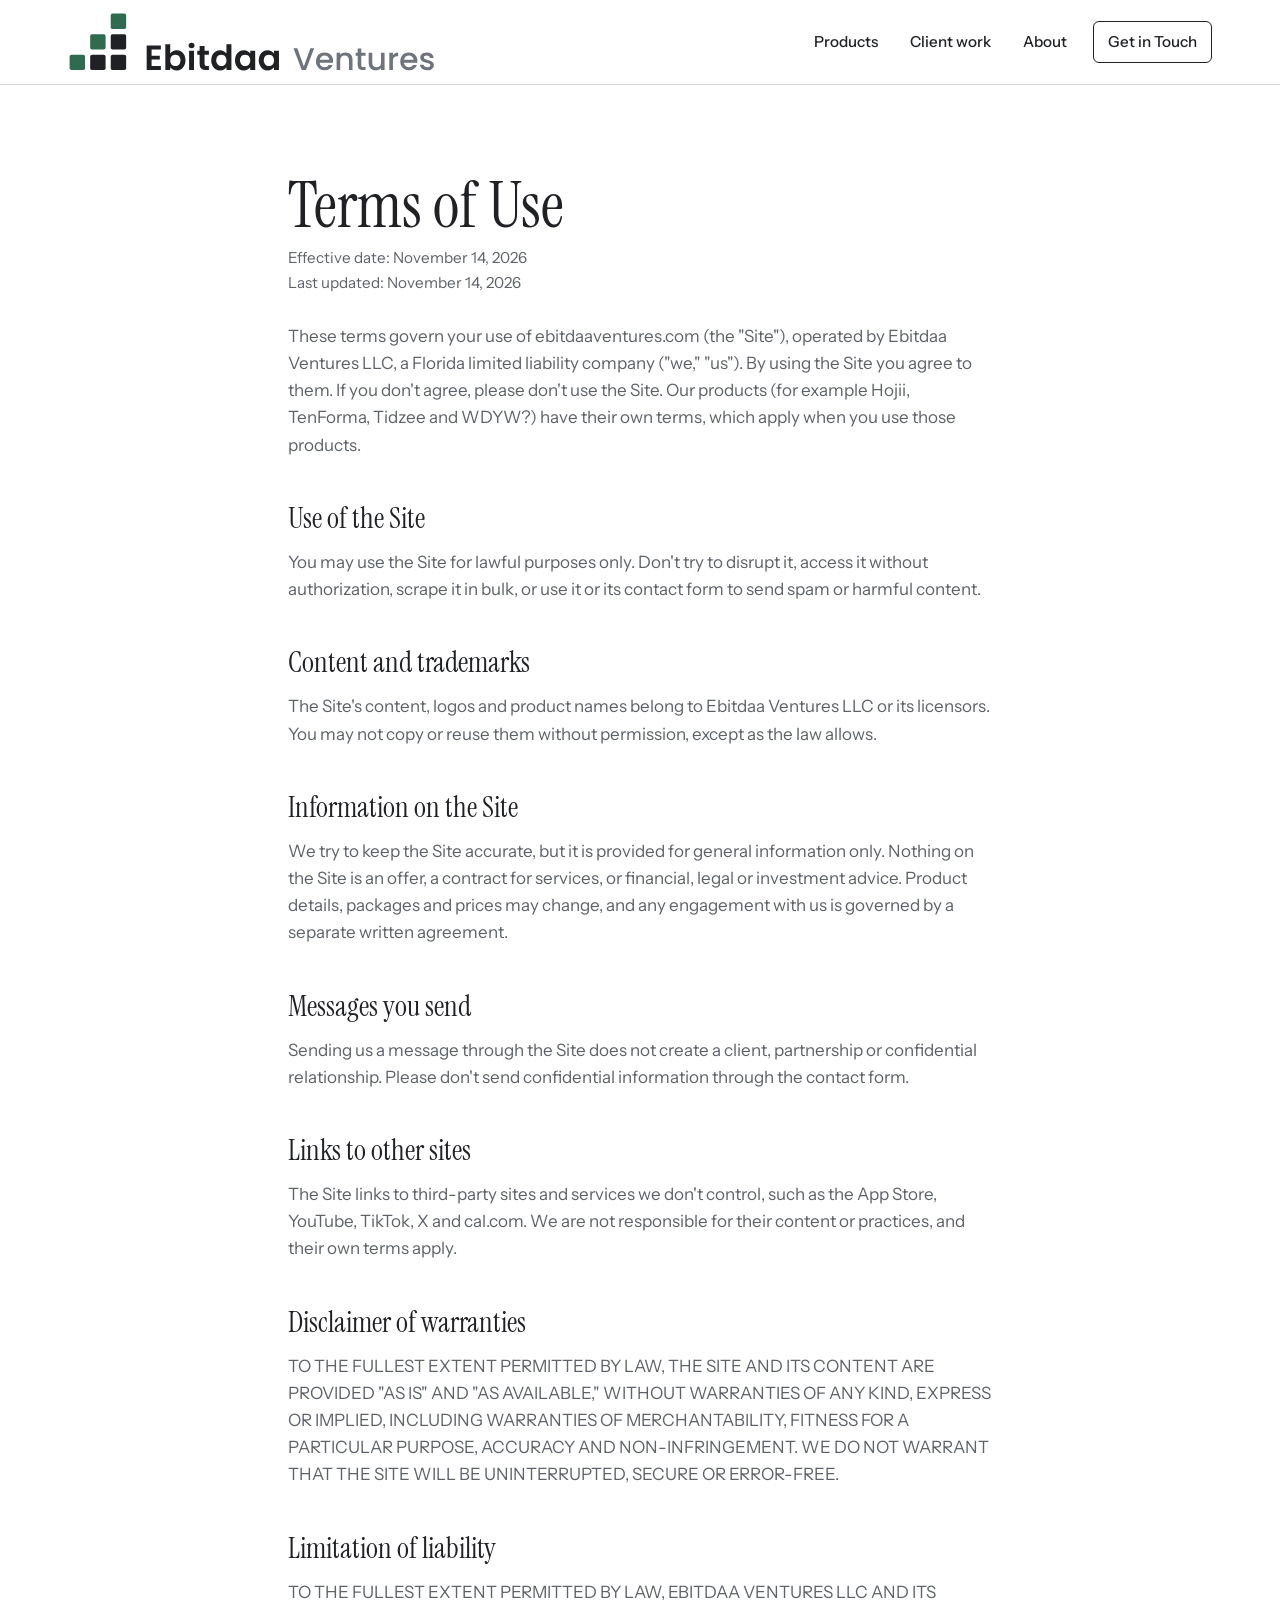
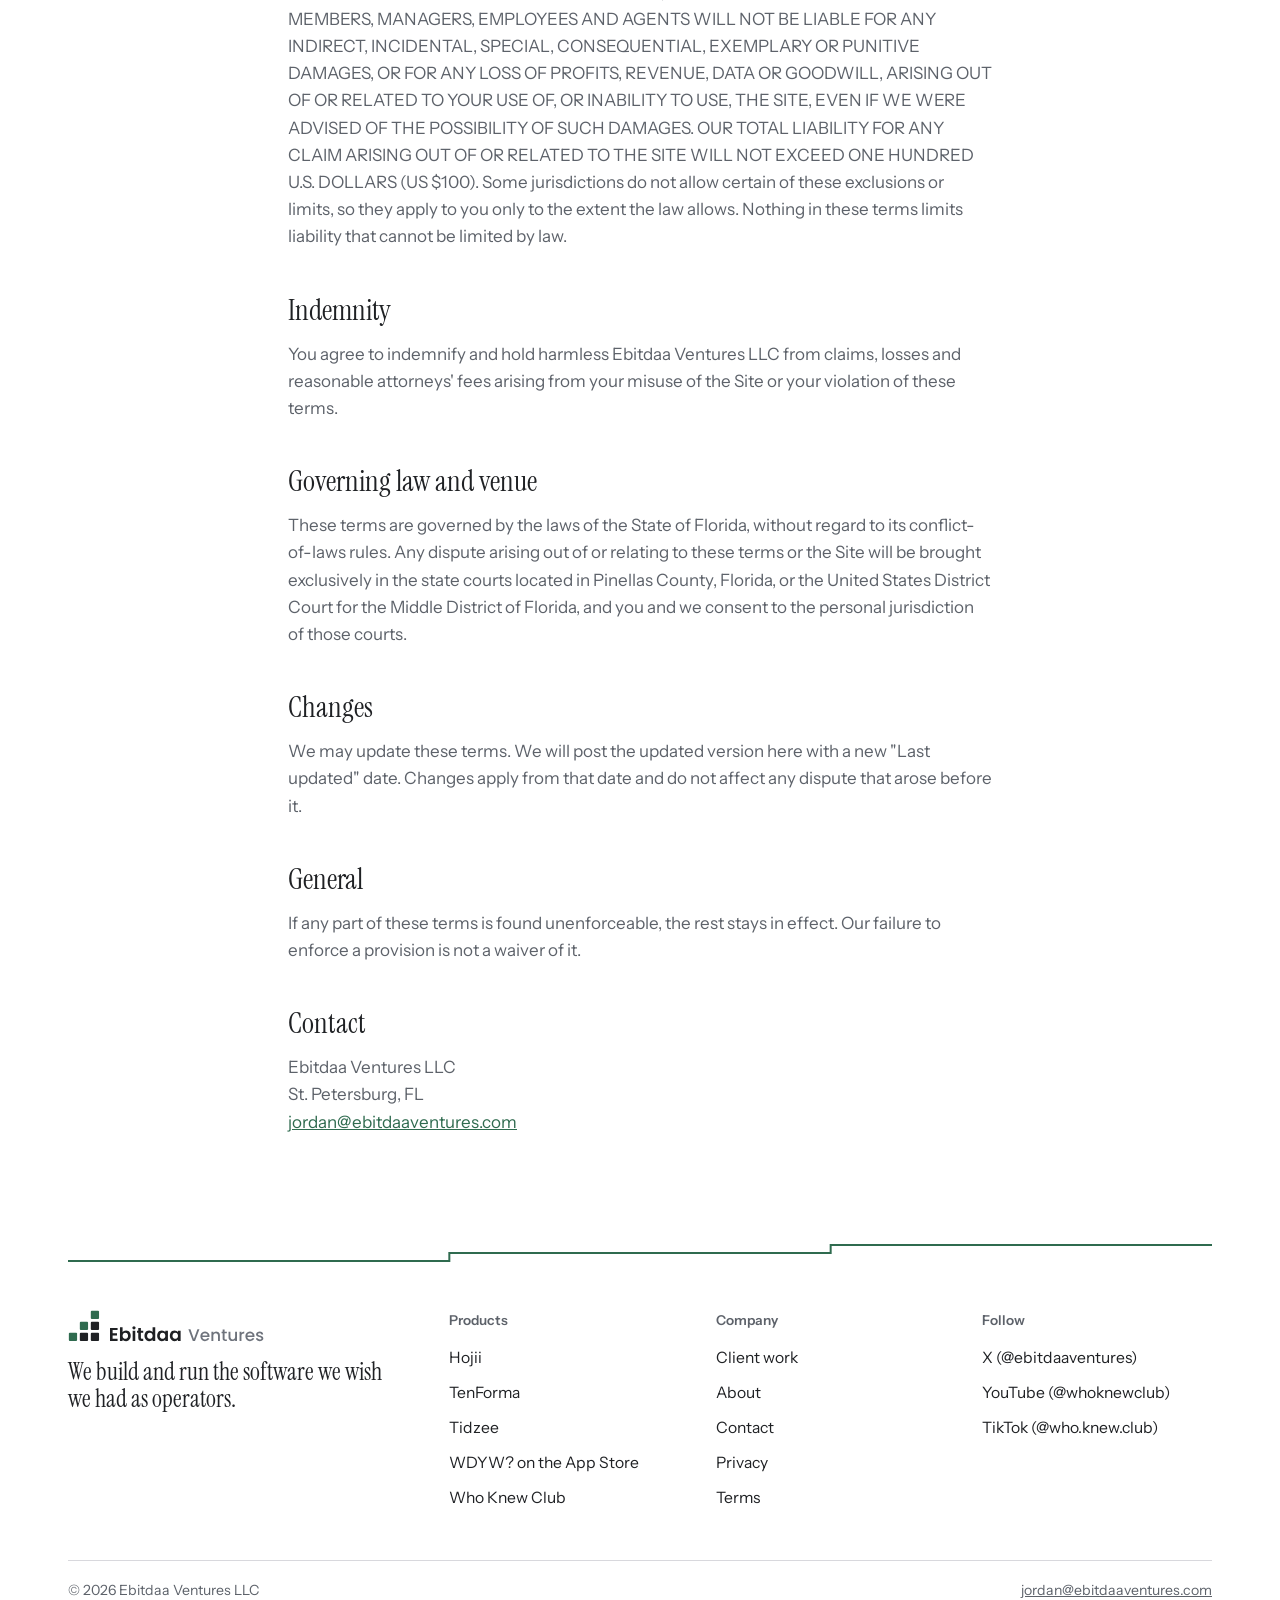
<file: terms/index.html>
<!DOCTYPE html>
<html lang="en">
<head>
  <meta charset="UTF-8">
  <meta name="viewport" content="width=device-width, initial-scale=1.0">
  <title>Terms of Use — Ebitdaa Ventures</title>
  <meta name="description" content="Terms of Use for ebitdaaventures.com.">
  <link rel="canonical" href="https://ebitdaaventures.com/terms/">
  <link rel="icon" href="/favicon.ico?v=20261111" sizes="any">
  <link rel="icon" type="image/png" sizes="32x32" href="/favicon-32.png?v=20261111">
  <link rel="icon" type="image/png" sizes="16x16" href="/favicon-16.png?v=20261111">
  <link rel="icon" type="image/png" sizes="192x192" href="/favicon-192.png?v=20261111">
  <link rel="apple-touch-icon" sizes="180x180" href="/apple-touch-icon.png?v=20261111">
  <meta name="theme-color" content="#ffffff">
  <link rel="preconnect" href="https://fonts.googleapis.com">
  <link rel="preconnect" href="https://fonts.gstatic.com" crossorigin>
  <link href="https://fonts.googleapis.com/css2?family=Instrument+Sans:wght@400;500;600&family=Instrument+Serif:ital@0;1&display=swap" rel="stylesheet">
  <link rel="stylesheet" href="/assets/css/main.css?v=20261114c">
</head>
<body>
  <a class="skip-link" href="#main">Skip to main content</a>
  <header class="site-nav" id="navbar">
    <div class="container">
      <a href="/" class="logo" aria-label="Ebitdaa Ventures home"><img src="/brand/ebitdaa_lockup.svg?v=20261111" alt="Ebitdaa Ventures" width="369" height="60"></a>
      <nav class="nav-links" id="navLinks" aria-label="Main">
        <a href="/#products">Products</a>
        <a href="/work/">Client work</a>
        <a href="/#about">About</a>
        <a href="/#contact" class="nav-cta">Get in Touch</a>
      </nav>
      <button class="mobile-toggle" id="mobileToggle" aria-label="Open menu" aria-controls="navLinks" aria-expanded="false">
        <svg width="24" height="24" fill="none" stroke="currentColor" stroke-width="2" stroke-linecap="round" aria-hidden="true"><line x1="3" y1="6" x2="21" y2="6"/><line x1="3" y1="12" x2="21" y2="12"/><line x1="3" y1="18" x2="21" y2="18"/></svg>
      </button>
    </div>
  </header>
  <main id="main" class="legal">
    <div class="container">
      <h1>Terms of Use</h1>
      <p class="updated">Effective date: November 14, 2026<br>Last updated: November 14, 2026</p>
      <p>These terms govern your use of ebitdaaventures.com (the "Site"), operated by Ebitdaa Ventures LLC, a Florida limited liability company ("we," "us"). By using the Site you agree to them. If you don't agree, please don't use the Site. Our products (for example Hojii, TenForma, Tidzee and WDYW?) have their own terms, which apply when you use those products.</p>
      <h2>Use of the Site</h2>
      <p>You may use the Site for lawful purposes only. Don't try to disrupt it, access it without authorization, scrape it in bulk, or use it or its contact form to send spam or harmful content.</p>
      <h2>Content and trademarks</h2>
      <p>The Site's content, logos and product names belong to Ebitdaa Ventures LLC or its licensors. You may not copy or reuse them without permission, except as the law allows.</p>
      <h2>Information on the Site</h2>
      <p>We try to keep the Site accurate, but it is provided for general information only. Nothing on the Site is an offer, a contract for services, or financial, legal or investment advice. Product details, packages and prices may change, and any engagement with us is governed by a separate written agreement.</p>
      <h2>Messages you send</h2>
      <p>Sending us a message through the Site does not create a client, partnership or confidential relationship. Please don't send confidential information through the contact form.</p>
      <h2>Links to other sites</h2>
      <p>The Site links to third-party sites and services we don't control, such as the App Store, YouTube, TikTok, X and cal.com. We are not responsible for their content or practices, and their own terms apply.</p>
      <h2>Disclaimer of warranties</h2>
      <p>TO THE FULLEST EXTENT PERMITTED BY LAW, THE SITE AND ITS CONTENT ARE PROVIDED "AS IS" AND "AS AVAILABLE," WITHOUT WARRANTIES OF ANY KIND, EXPRESS OR IMPLIED, INCLUDING WARRANTIES OF MERCHANTABILITY, FITNESS FOR A PARTICULAR PURPOSE, ACCURACY AND NON-INFRINGEMENT. WE DO NOT WARRANT THAT THE SITE WILL BE UNINTERRUPTED, SECURE OR ERROR-FREE.</p>
      <h2>Limitation of liability</h2>
      <p>TO THE FULLEST EXTENT PERMITTED BY LAW, EBITDAA VENTURES LLC AND ITS MEMBERS, MANAGERS, EMPLOYEES AND AGENTS WILL NOT BE LIABLE FOR ANY INDIRECT, INCIDENTAL, SPECIAL, CONSEQUENTIAL, EXEMPLARY OR PUNITIVE DAMAGES, OR FOR ANY LOSS OF PROFITS, REVENUE, DATA OR GOODWILL, ARISING OUT OF OR RELATED TO YOUR USE OF, OR INABILITY TO USE, THE SITE, EVEN IF WE WERE ADVISED OF THE POSSIBILITY OF SUCH DAMAGES. OUR TOTAL LIABILITY FOR ANY CLAIM ARISING OUT OF OR RELATED TO THE SITE WILL NOT EXCEED ONE HUNDRED U.S. DOLLARS (US $100). Some jurisdictions do not allow certain of these exclusions or limits, so they apply to you only to the extent the law allows. Nothing in these terms limits liability that cannot be limited by law.</p>
      <h2>Indemnity</h2>
      <p>You agree to indemnify and hold harmless Ebitdaa Ventures LLC from claims, losses and reasonable attorneys' fees arising from your misuse of the Site or your violation of these terms.</p>
      <h2>Governing law and venue</h2>
      <p>These terms are governed by the laws of the State of Florida, without regard to its conflict-of-laws rules. Any dispute arising out of or relating to these terms or the Site will be brought exclusively in the state courts located in Pinellas County, Florida, or the United States District Court for the Middle District of Florida, and you and we consent to the personal jurisdiction of those courts.</p>
      <h2>Changes</h2>
      <p>We may update these terms. We will post the updated version here with a new "Last updated" date. Changes apply from that date and do not affect any dispute that arose before it.</p>
      <h2>General</h2>
      <p>If any part of these terms is found unenforceable, the rest stays in effect. Our failure to enforce a provision is not a waiver of it.</p>
      <h2>Contact</h2>
      <p>Ebitdaa Ventures LLC<br>St. Petersburg, FL<br><a href="mailto:jordan@ebitdaaventures.com">jordan@ebitdaaventures.com</a></p>
    </div>
  </main>
  <footer class="site-footer">
    <div class="container">
      <svg class="step-rule" viewBox="0 0 1200 18" preserveAspectRatio="none" aria-hidden="true"><path d="M0 17 H400 V9 H800 V1 H1200" fill="none" stroke="currentColor" stroke-width="2" vector-effect="non-scaling-stroke"/></svg>
      <div class="footer-grid">
        <div class="footer-about">
          <a href="/" class="footer-brand" aria-label="Ebitdaa Ventures home"><img src="/brand/ebitdaa_lockup.svg?v=20261111" alt="Ebitdaa Ventures" width="197" height="32" loading="lazy"></a>
          <p class="footer-tagline">We build and run the software we wish we had as operators.</p>
        </div>
        <div class="footer-col">
          <h4>Products</h4>
          <ul>
            <li><a href="https://hojii.xyz" target="_blank" rel="noopener">Hojii</a></li>
            <li><a href="https://tenforma.com" target="_blank" rel="noopener">TenForma</a></li>
            <li><a href="https://tidzee.com" target="_blank" rel="noopener">Tidzee</a></li>
            <li><a href="https://apps.apple.com/us/app/wdyw/id6761072597" target="_blank" rel="noopener">WDYW? on the App Store</a></li>
            <li><a href="https://www.youtube.com/@whoknewclub" target="_blank" rel="noopener">Who Knew Club</a></li>
          </ul>
        </div>
        <div class="footer-col">
          <h4>Company</h4>
          <ul>
            <li><a href="/work/">Client work</a></li>
            <li><a href="/#about">About</a></li>
            <li><a href="/#contact">Contact</a></li>
            <li><a href="/privacy/">Privacy</a></li>
            <li><a href="/terms/">Terms</a></li>
          </ul>
        </div>
        <div class="footer-col">
          <h4>Follow</h4>
          <ul>
            <li><a href="https://x.com/ebitdaaventures" target="_blank" rel="noopener me">X (@ebitdaaventures)</a></li>
            <li><a href="https://www.youtube.com/@whoknewclub" target="_blank" rel="noopener">YouTube (@whoknewclub)</a></li>
            <li><a href="https://www.tiktok.com/@who.knew.club" target="_blank" rel="noopener">TikTok (@who.knew.club)</a></li>
          </ul>
        </div>
      </div>
      <div class="footer-bottom">
        <span>&copy; 2026 Ebitdaa Ventures LLC</span>
        <a href="mailto:jordan@ebitdaaventures.com">jordan@ebitdaaventures.com</a>
      </div>
    </div>
  </footer>
  <script>
    (function () {
      var t = document.getElementById('mobileToggle'), l = document.getElementById('navLinks');
      if (!t || !l) return;
      t.addEventListener('click', function () {
        var open = l.classList.toggle('open');
        t.setAttribute('aria-expanded', open ? 'true' : 'false');
      });
      l.addEventListener('click', function (e) { if (e.target.tagName === 'A') { l.classList.remove('open'); t.setAttribute('aria-expanded', 'false'); } });
    })();
  </script>
</body>
</html>
</file>
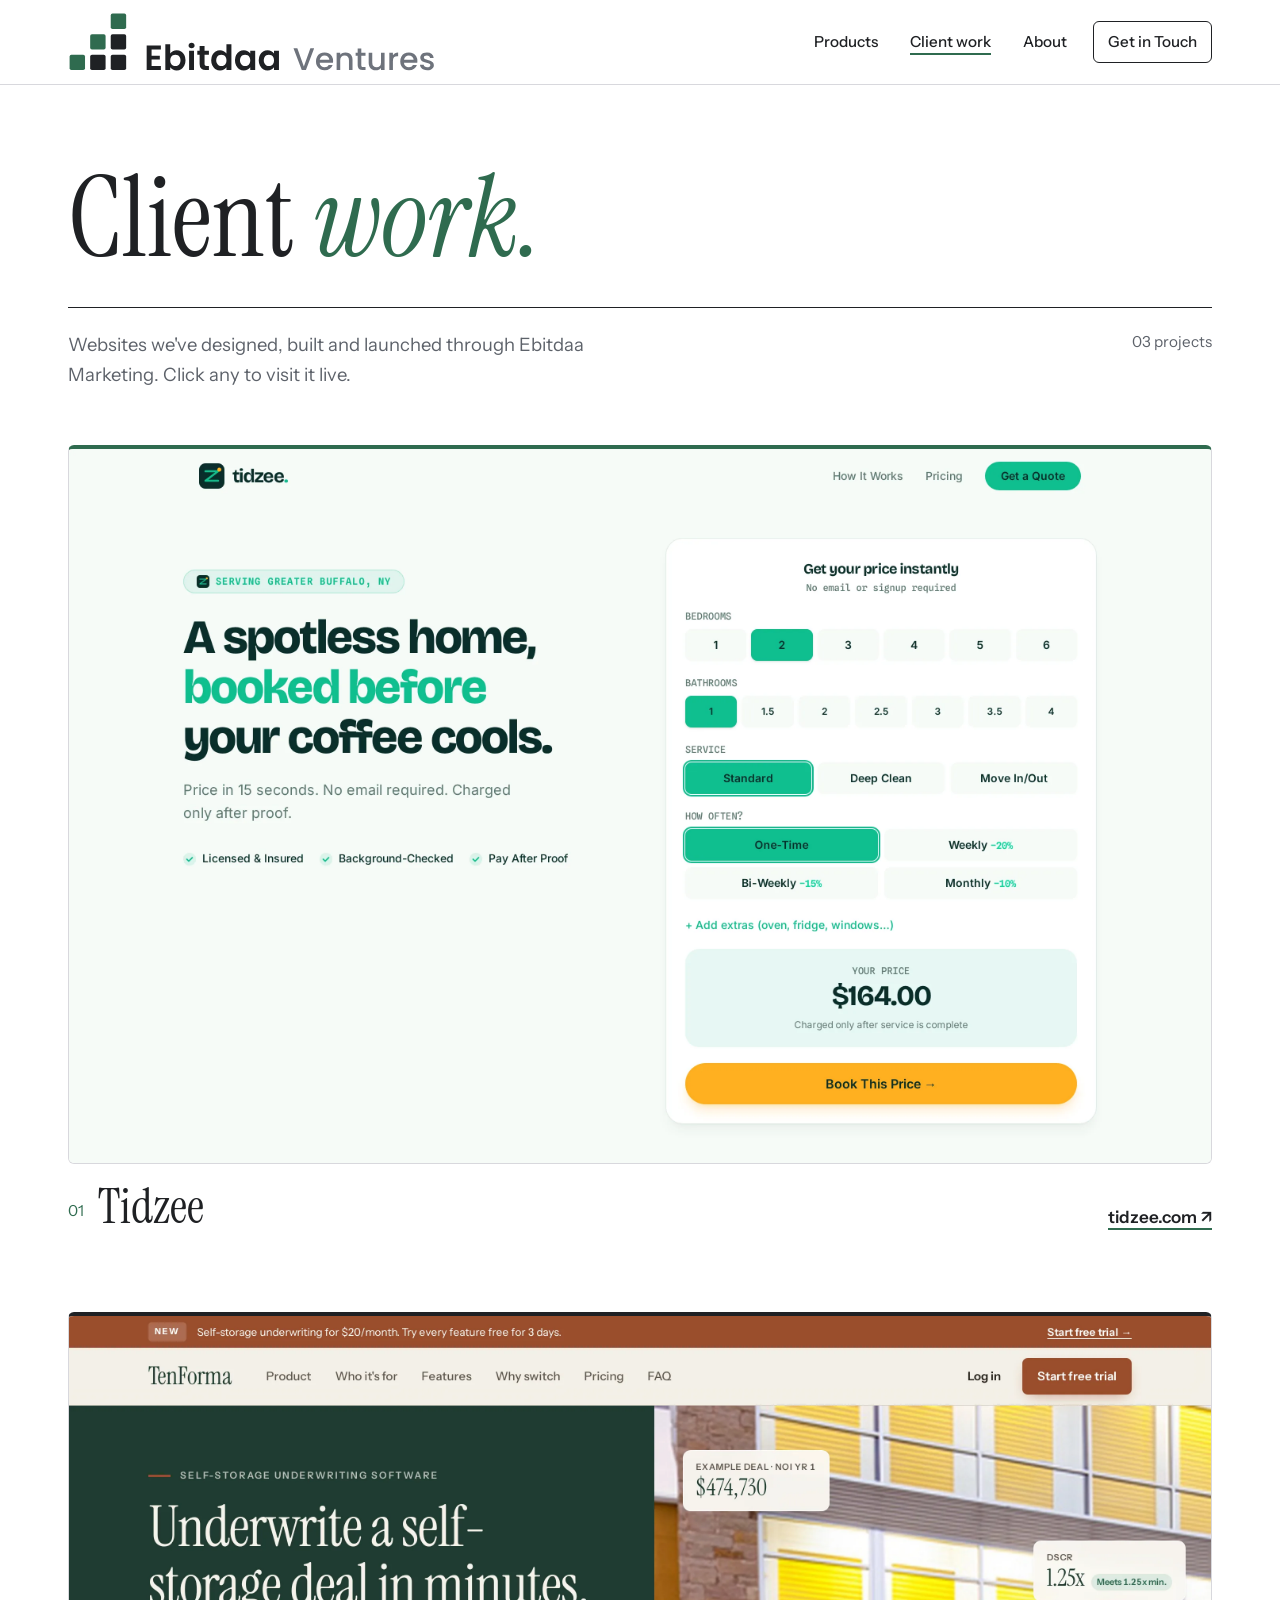
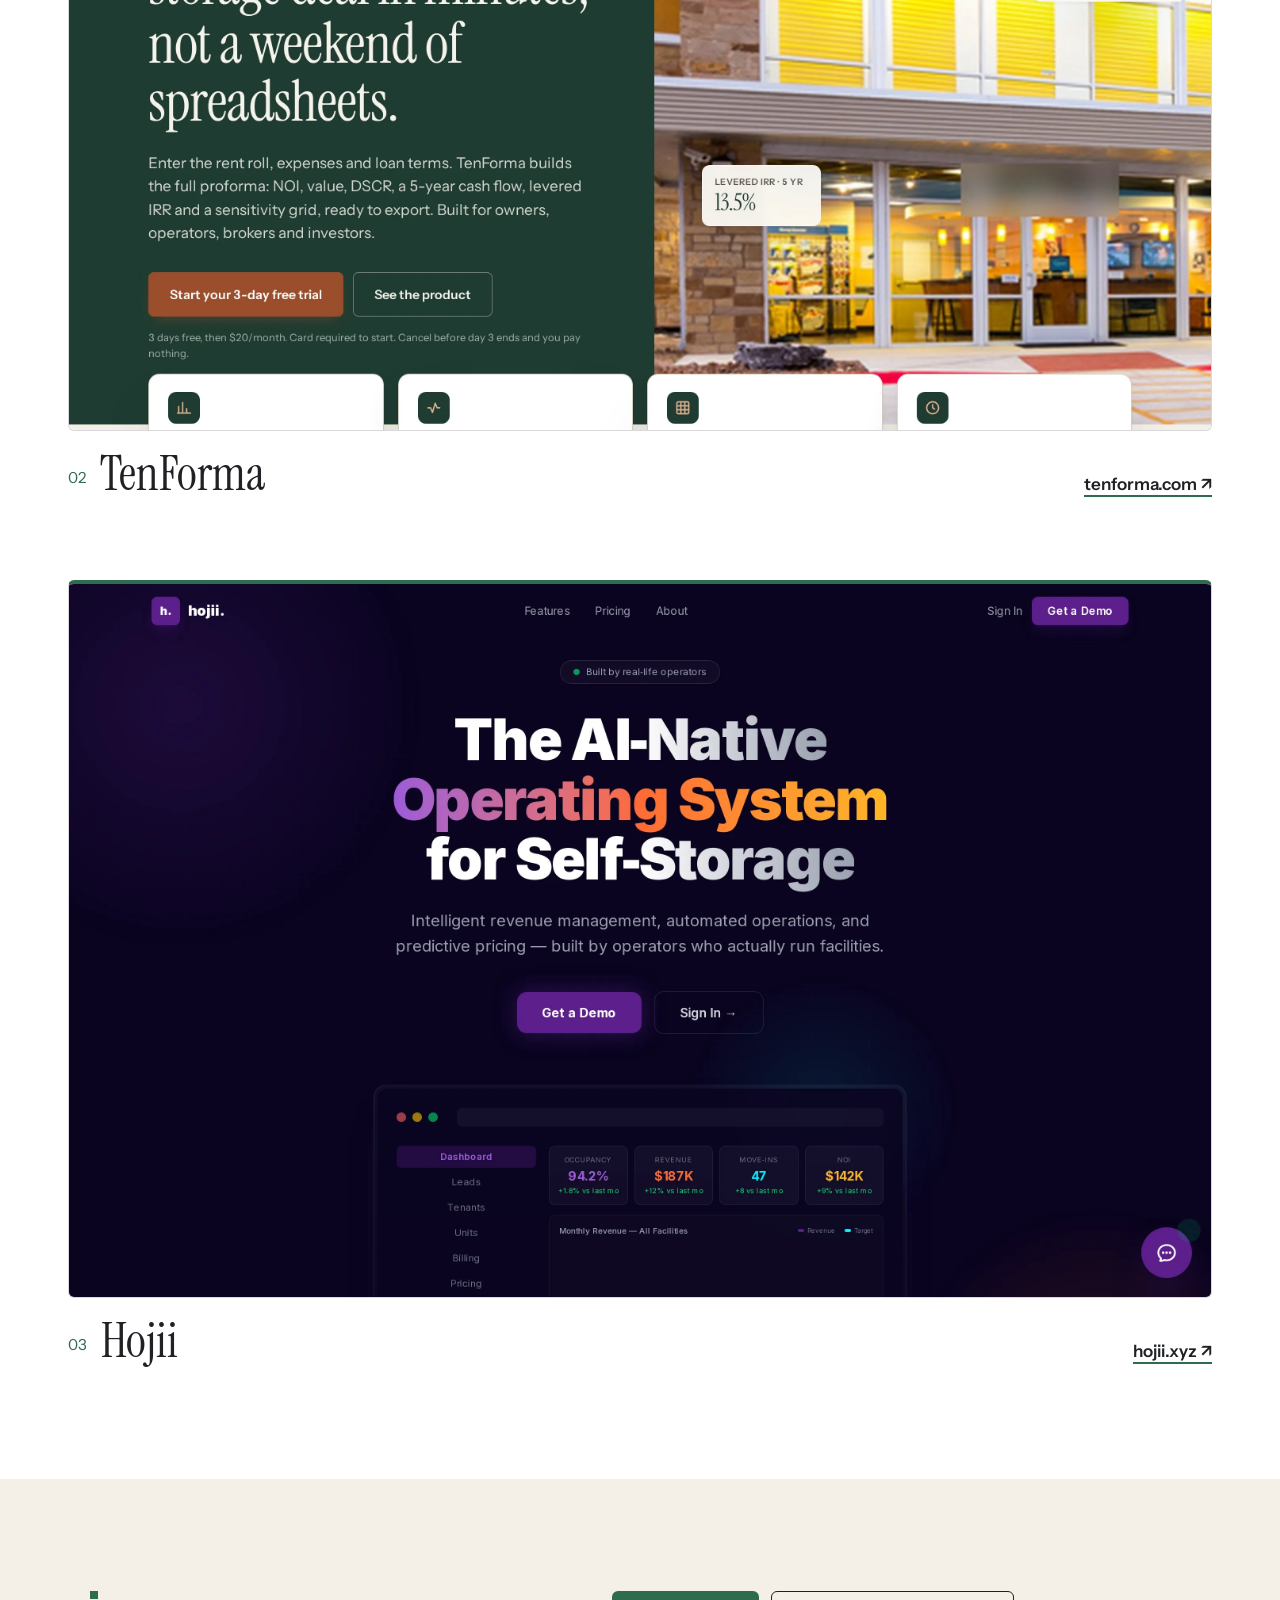
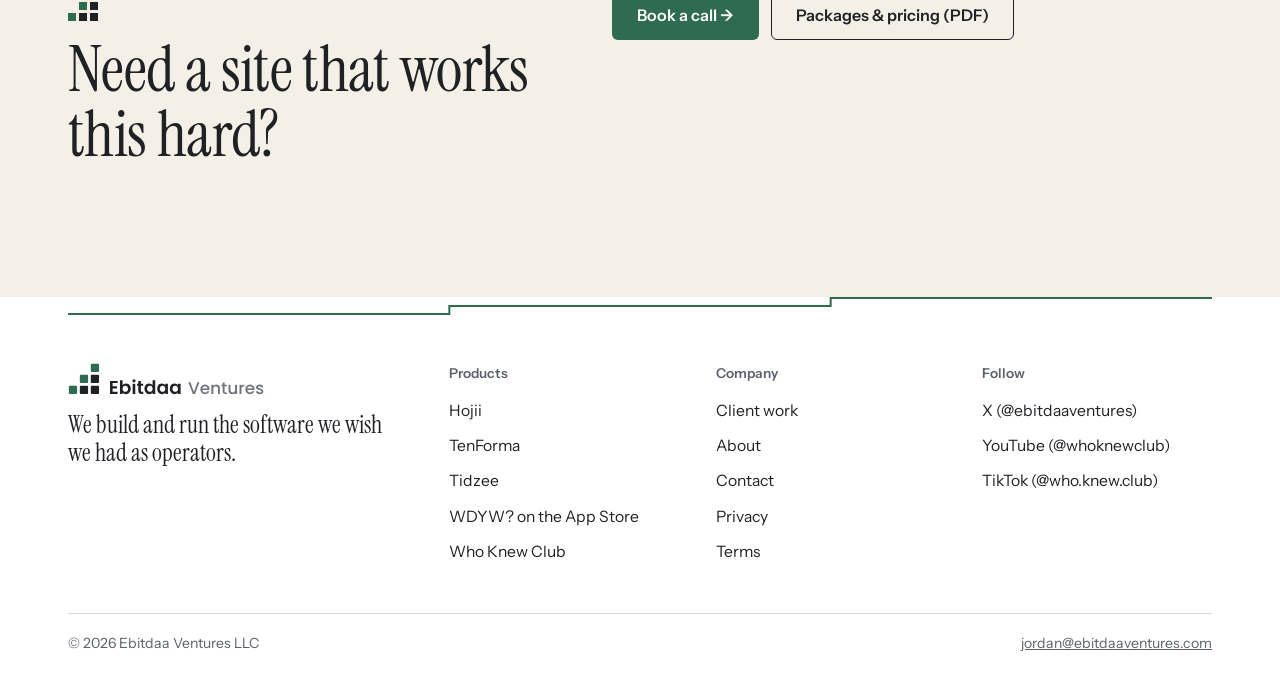
<file: work/index.html>
<!DOCTYPE html>
<html lang="en">
<head>
  <meta charset="UTF-8">
  <meta name="viewport" content="width=device-width, initial-scale=1.0">
  <title>Client work — Ebitdaa Ventures</title>
  <meta name="description" content="Websites designed and built by Ebitdaa Ventures for local businesses and apps.">
  <link rel="canonical" href="https://ebitdaaventures.com/work/">
  <meta property="og:type" content="website">
  <meta property="og:url" content="https://ebitdaaventures.com/work/">
  <meta property="og:title" content="Client work — Ebitdaa Ventures">
  <meta property="og:description" content="Websites designed and built by Ebitdaa Ventures for local businesses and apps.">
  <meta property="og:image" content="https://ebitdaaventures.com/og-image.png?v=20261111">
  <meta name="twitter:card" content="summary_large_image">
  <meta name="twitter:site" content="@ebitdaaventures">
  <meta name="twitter:title" content="Client work — Ebitdaa Ventures">
  <meta name="twitter:description" content="Websites designed and built by Ebitdaa Ventures for local businesses and apps.">
  <meta name="twitter:image" content="https://ebitdaaventures.com/og-image.png?v=20261111">
  <link rel="icon" href="/favicon.ico?v=20261111" sizes="any">
  <link rel="icon" type="image/png" sizes="32x32" href="/favicon-32.png?v=20261111">
  <link rel="icon" type="image/png" sizes="16x16" href="/favicon-16.png?v=20261111">
  <link rel="icon" type="image/png" sizes="192x192" href="/favicon-192.png?v=20261111">
  <link rel="apple-touch-icon" sizes="180x180" href="/apple-touch-icon.png?v=20261111">
  <meta name="theme-color" content="#ffffff">
  <link rel="preconnect" href="https://fonts.googleapis.com">
  <link rel="preconnect" href="https://fonts.gstatic.com" crossorigin>
  <link href="https://fonts.googleapis.com/css2?family=Instrument+Sans:wght@400;500;600&family=Instrument+Serif:ital@0;1&display=swap" rel="stylesheet">
  <link rel="stylesheet" href="/assets/css/main.css?v=20261114c">
</head>
<body>
  <a class="skip-link" href="#main">Skip to main content</a>
  <header class="site-nav" id="navbar">
    <div class="container">
      <a href="/" class="logo" aria-label="Ebitdaa Ventures home"><img src="/brand/ebitdaa_lockup.svg?v=20261111" alt="Ebitdaa Ventures" width="369" height="60"></a>
      <nav class="nav-links" id="navLinks" aria-label="Main">
        <a href="/#products">Products</a>
        <a href="/work/" aria-current="page">Client work</a>
        <a href="/#about">About</a>
        <a href="/#contact" class="nav-cta">Get in Touch</a>
      </nav>
      <button class="mobile-toggle" id="mobileToggle" aria-label="Open menu" aria-controls="navLinks" aria-expanded="false">
        <svg width="24" height="24" fill="none" stroke="currentColor" stroke-width="2" stroke-linecap="round" aria-hidden="true"><line x1="3" y1="6" x2="21" y2="6"/><line x1="3" y1="12" x2="21" y2="12"/><line x1="3" y1="18" x2="21" y2="18"/></svg>
      </button>
    </div>
  </header>
  <main id="main">
    <header class="work-hero">
      <div class="container">
        <h1>Client <em>work.</em></h1>
        <div class="work-intro">
          <p>Websites we've designed, built and launched through Ebitdaa Marketing. Click any to visit it live.</p>
          <div class="work-count">03 projects</div>
        </div>
      </div>
    </header>
    <section aria-label="Projects">
      <div class="container work-list">
        <article class="work-item">
          <a class="work-shot" href="https://tidzee.com" target="_blank" rel="noopener" aria-label="Open the Tidzee live site (new tab)">
            <picture>
              <source srcset="/work/assets/tidzee.webp" type="image/webp">
              <img src="/work/assets/tidzee.jpg" alt="Tidzee website" width="2880" height="1800" loading="eager">
            </picture>
          </a>
          <div class="work-meta">
            <h2><span class="work-num">01</span>Tidzee</h2>
            <a class="text-link" href="https://tidzee.com" target="_blank" rel="noopener">tidzee.com ↗</a>
          </div>
        </article>
        <article class="work-item">
          <a class="work-shot" href="https://tenforma.com" target="_blank" rel="noopener" aria-label="Open the TenForma live site (new tab)">
            <picture>
              <source srcset="/work/assets/tenforma.webp" type="image/webp">
              <img src="/work/assets/tenforma.jpg" alt="TenForma website" width="2880" height="1800" loading="lazy">
            </picture>
          </a>
          <div class="work-meta">
            <h2><span class="work-num">02</span>TenForma</h2>
            <a class="text-link" href="https://tenforma.com" target="_blank" rel="noopener">tenforma.com ↗</a>
          </div>
        </article>
        <article class="work-item">
          <a class="work-shot" href="https://hojii.xyz" target="_blank" rel="noopener" aria-label="Open the Hojii live site (new tab)">
            <picture>
              <source srcset="/work/assets/hojii.webp" type="image/webp">
              <img src="/work/assets/hojii.jpg" alt="Hojii website" width="2880" height="1800" loading="lazy">
            </picture>
          </a>
          <div class="work-meta">
            <h2><span class="work-num">03</span>Hojii</h2>
            <a class="text-link" href="https://hojii.xyz" target="_blank" rel="noopener">hojii.xyz ↗</a>
          </div>
        </article>
      </div>
    </section>
    <section class="section section--cream">
      <div class="container split">
        <div class="section-head"><span class="stair" aria-hidden="true"></span><h2 class="section-title">Need a site that works this hard?</h2></div>
        <div class="btn-row">
          <a href="https://cal.com/ebitdaa-marketing/ebitdaa-marketing-intro-call" target="_blank" rel="noopener" class="btn btn--primary">Book a call →</a>
          <a href="/assets/ebitdaa-marketing-offer.pdf" target="_blank" rel="noopener" class="btn btn--ghost">Packages &amp; pricing (PDF)</a>
        </div>
      </div>
    </section>
  </main>
  <footer class="site-footer">
    <div class="container">
      <svg class="step-rule" viewBox="0 0 1200 18" preserveAspectRatio="none" aria-hidden="true"><path d="M0 17 H400 V9 H800 V1 H1200" fill="none" stroke="currentColor" stroke-width="2" vector-effect="non-scaling-stroke"/></svg>
      <div class="footer-grid">
        <div class="footer-about">
          <a href="/" class="footer-brand" aria-label="Ebitdaa Ventures home"><img src="/brand/ebitdaa_lockup.svg?v=20261111" alt="Ebitdaa Ventures" width="197" height="32" loading="lazy"></a>
          <p class="footer-tagline">We build and run the software we wish we had as operators.</p>
        </div>
        <div class="footer-col">
          <h4>Products</h4>
          <ul>
            <li><a href="https://hojii.xyz" target="_blank" rel="noopener">Hojii</a></li>
            <li><a href="https://tenforma.com" target="_blank" rel="noopener">TenForma</a></li>
            <li><a href="https://tidzee.com" target="_blank" rel="noopener">Tidzee</a></li>
            <li><a href="https://apps.apple.com/us/app/wdyw/id6761072597" target="_blank" rel="noopener">WDYW? on the App Store</a></li>
            <li><a href="https://www.youtube.com/@whoknewclub" target="_blank" rel="noopener">Who Knew Club</a></li>
          </ul>
        </div>
        <div class="footer-col">
          <h4>Company</h4>
          <ul>
            <li><a href="/work/">Client work</a></li>
            <li><a href="/#about">About</a></li>
            <li><a href="/#contact">Contact</a></li>
            <li><a href="/privacy/">Privacy</a></li>
            <li><a href="/terms/">Terms</a></li>
          </ul>
        </div>
        <div class="footer-col">
          <h4>Follow</h4>
          <ul>
            <li><a href="https://x.com/ebitdaaventures" target="_blank" rel="noopener me">X (@ebitdaaventures)</a></li>
            <li><a href="https://www.youtube.com/@whoknewclub" target="_blank" rel="noopener">YouTube (@whoknewclub)</a></li>
            <li><a href="https://www.tiktok.com/@who.knew.club" target="_blank" rel="noopener">TikTok (@who.knew.club)</a></li>
          </ul>
        </div>
      </div>
      <div class="footer-bottom">
        <span>&copy; 2026 Ebitdaa Ventures LLC</span>
        <a href="mailto:jordan@ebitdaaventures.com">jordan@ebitdaaventures.com</a>
      </div>
    </div>
  </footer>
  <script>
    (function () {
      var t = document.getElementById('mobileToggle'), l = document.getElementById('navLinks');
      if (!t || !l) return;
      t.addEventListener('click', function () {
        var open = l.classList.toggle('open');
        t.setAttribute('aria-expanded', open ? 'true' : 'false');
      });
      l.addEventListener('click', function (e) { if (e.target.tagName === 'A') { l.classList.remove('open'); t.setAttribute('aria-expanded', 'false'); } });
    })();
  </script>
</body>
</html>
</file>
<file: assets/css/main.css>
/* Ebitdaa Ventures — shared styles (home, /work/, /privacy/, /terms/).
   Design direction: Rhea's Nov 14 design review. Calm, editorial, staircase motif.
   Restyle by editing tokens in :root first.
   Fonts: Instrument Serif 400 (display) + Instrument Sans 400/500/600 (UI/body). */

*, *::before, *::after { margin: 0; padding: 0; box-sizing: border-box; }

:root {
  /* Brand palette (locked Nov 11, 2026) */
  --charcoal: #1F2124;
  --green: #2F6B4F;
  --green-dark: #24543E;
  --pewter: #6E737C;
  --white: #ffffff;
  --cream: #F4F0E7;

  /* Product accents — each product keeps its own color, used only as a thin
     rule + marker inside that product's module (sampled from each live site). */
  --c-hojii: #5A1E8C;
  --c-tenforma: #9A4A2A;
  --c-tidzee: #0A9E77;
  --c-wdyw: #E0613F;
  --c-whoknew: #18908A;
  --c-tic: var(--pewter);

  /* Roles */
  --bg: var(--white);
  --text: var(--charcoal);
  --text-muted: #5d626a;   /* pewter, a touch darker for body-text contrast */
  --accent: var(--green);
  --line: #d8d8dd;
  --line-soft: #e6e3dc;

  --radius: 6px;
  --nav-h: 84px;
  --serif: 'Instrument Serif', Georgia, 'Times New Roman', serif;
  --sans: 'Instrument Sans', -apple-system, BlinkMacSystemFont, 'Segoe UI', sans-serif;
  --container: 1200px;
}

html { scroll-padding-top: calc(var(--nav-h) + 8px); }
body {
  font-family: var(--sans); font-weight: 400; font-size: 17px; line-height: 1.6;
  background: var(--bg); color: var(--text); -webkit-font-smoothing: antialiased; overflow-x: hidden;
}
img { max-width: 100%; display: block; }
a { color: inherit; }
:focus-visible { outline: 3px solid var(--accent); outline-offset: 3px; }

.container { max-width: var(--container); margin: 0 auto; padding: 0 28px; }

/* ── Skip link ── */
.skip-link {
  position: absolute; left: 16px; top: -100px; z-index: 1000;
  background: var(--charcoal); color: var(--white); padding: 10px 16px;
  border-radius: var(--radius); font-weight: 600; text-decoration: none;
}
.skip-link:focus { top: 12px; }

/* ── Placeholder flag (anything still to confirm) ── */
.tbd {
  display: inline-block; font: 500 0.8rem/1.5 var(--sans); letter-spacing: 0;
  background: var(--cream); color: var(--charcoal);
  border: 1.5px dashed var(--charcoal); border-radius: 4px; padding: 1px 7px; vertical-align: middle;
}
.draft-banner {
  background: var(--cream); border: 1.5px dashed var(--charcoal);
  border-radius: var(--radius); padding: 14px 18px; margin-bottom: 32px; font-size: 0.95rem;
}

/* ── Staircase motif ── */
/* Small 3-step marker used in place of eyebrow labels and as list bullets. */
.stair {
  display: inline-block; width: 30px; height: 30px; flex: none;
  background:
    linear-gradient(var(--green), var(--green)) 0 100% / 8px 8px no-repeat,
    linear-gradient(var(--green), var(--green)) 11px 11px / 8px 8px no-repeat,
    linear-gradient(var(--charcoal), var(--charcoal)) 11px 100% / 8px 8px no-repeat,
    linear-gradient(var(--green), var(--green)) 100% 0 / 8px 8px no-repeat,
    linear-gradient(var(--charcoal), var(--charcoal)) 100% 11px / 8px 8px no-repeat,
    linear-gradient(var(--charcoal), var(--charcoal)) 100% 100% / 8px 8px no-repeat;
}
/* Stepped rule: a line that rises in three steps. */
.step-rule { display: block; width: 100%; height: 18px; color: var(--green); }

/* ── Nav: solid, no blur, no glow ── */
.site-nav { position: sticky; top: 0; z-index: 100; background: var(--white); border-bottom: 1px solid var(--line); }
.site-nav .container { display: flex; align-items: center; justify-content: space-between; height: var(--nav-h); }
.logo { display: flex; align-items: center; min-width: 0; text-decoration: none; }
.logo img { height: 60px; width: auto; max-width: min(400px, 70vw); }
.nav-links { display: flex; gap: 4px; align-items: center; }
.nav-links a { color: var(--text); text-decoration: none; font-size: 0.95rem; font-weight: 500; padding: 8px 14px; border-radius: var(--radius); }
.nav-links a:hover { text-decoration: underline; text-underline-offset: 4px; }
.nav-links a[aria-current="page"] { text-decoration: underline; text-decoration-color: var(--green); text-decoration-thickness: 2px; text-underline-offset: 6px; }
.nav-links .nav-cta { border: 1px solid var(--charcoal); margin-left: 8px; }
.nav-links .nav-cta:hover { background: var(--charcoal); color: var(--white); text-decoration: none; }
.mobile-toggle { display: none; background: none; border: 0; color: var(--text); cursor: pointer; padding: 8px; }
.mobile-toggle svg { display: block; }

/* ── Buttons: 6px, flat ── */
.btn {
  display: inline-flex; align-items: center; gap: 8px; padding: 14px 24px;
  border-radius: var(--radius); border: 1px solid transparent;
  font: 600 1rem/1.2 var(--sans); text-decoration: none; cursor: pointer;
}
.btn--primary { background: var(--green); color: var(--white); }
.btn--primary:hover { background: var(--green-dark); }
.btn--ghost { background: transparent; color: var(--text); border-color: var(--charcoal); }
.btn--ghost:hover { background: var(--charcoal); color: var(--white); }
.text-link { color: var(--text); font-weight: 600; text-decoration: underline; text-decoration-color: var(--green); text-decoration-thickness: 2px; text-underline-offset: 5px; }
.text-link:hover { color: var(--green); }

/* ── Type ── */
.display { font-family: var(--serif); font-weight: 400; letter-spacing: -0.01em; line-height: 1.02; }
.section { padding: 112px 0; }
.section--cream { background: var(--cream); }
.section-head { display: flex; flex-direction: column; align-items: flex-start; gap: 16px; margin-bottom: 18px; }
.section-title { font-family: var(--serif); font-weight: 400; font-size: clamp(2.4rem, 5vw, 4rem); line-height: 1.02; letter-spacing: -0.01em; }
.section-desc { font-size: 1.12rem; color: var(--text-muted); max-width: 640px; margin-bottom: 56px; }

/* ── Hero: left-aligned split, staircase art on a cream floor ── */
.hero { position: relative; padding: 72px 0 0; background: linear-gradient(to bottom, var(--white) 0, var(--white) 78%, var(--cream) 78%, var(--cream) 100%); }
.hero-grid {
  display: grid; grid-template-columns: 1.05fr 1fr; gap: 56px; align-items: end;
  grid-template-areas: "copy art" "cta art";
}
.hero-copy { grid-area: copy; align-self: center; padding-bottom: 8px; }
.hero h1 { font-family: var(--serif); font-weight: 400; font-size: clamp(2.9rem, 6.2vw, 5.4rem); line-height: 1; letter-spacing: -0.015em; margin-bottom: 26px; }
.hero h1 em { font-style: italic; color: var(--green); }
.hero-sub { font-size: 1.15rem; color: var(--text-muted); max-width: 540px; }
.hero-cta { grid-area: cta; align-self: start; padding-bottom: 96px; display: flex; flex-wrap: wrap; align-items: center; gap: 22px; }
.hero-cta .aside { font-size: 0.95rem; color: var(--text-muted); }
.hero-art { grid-area: art; padding-bottom: 56px; }

/* The staircase: same 3×3 geometry as the Ebitdaa mark. Green cells hold product shots. */
.staircase {
  display: grid; grid-template-columns: repeat(3, 1fr); grid-template-rows: repeat(3, 1fr);
  gap: 4.2%; aspect-ratio: 1 / 1; width: 100%; max-width: 540px; margin-left: auto; list-style: none;
}
.staircase li { border-radius: 11%; position: relative; overflow: hidden; }
.staircase .g { background: var(--green); padding: 7px; }
.staircase .c { background: var(--charcoal); color: var(--white); display: flex; align-items: flex-end; padding: 14px; }
.staircase .g img { width: 100%; height: 100%; object-fit: cover; object-position: top left; border-radius: 8%; }
.staircase .g span {
  position: absolute; left: 14px; bottom: 14px; background: var(--white); color: var(--charcoal);
  font-size: 0.75rem; font-weight: 600; padding: 3px 8px; border-radius: 4px;
}
.staircase .c strong { display: block; font-family: var(--serif); font-weight: 400; font-size: clamp(1.6rem, 3vw, 2.4rem); line-height: 1; }
.staircase .c small { display: block; font-size: 0.78rem; color: #d9dadc; line-height: 1.3; margin-top: 4px; }
.s-1 { grid-area: 3 / 1; } .s-2 { grid-area: 2 / 2; } .s-3 { grid-area: 1 / 3; }
.s-4 { grid-area: 3 / 2; } .s-5 { grid-area: 2 / 3; } .s-6 { grid-area: 3 / 3; }

/* ── Products: screenshot-led, mixed sizes ── */
.feature {
  display: grid; grid-template-columns: 1.5fr 1fr; gap: 48px; align-items: center;
  padding-bottom: 56px; margin-bottom: 56px; border-bottom: 1px solid var(--line);
}
.product-row { display: grid; grid-template-columns: repeat(2, 1fr); gap: 40px 32px; }
.product-row + .product-row { margin-top: 56px; }
.product { --pc: var(--green); display: flex; flex-direction: column; }
.feature.product, .split.product { display: grid; }
.product-shot {
  display: block; aspect-ratio: 16 / 10; overflow: hidden; border-radius: var(--radius);
  border: 1px solid var(--line); border-top: 4px solid var(--pc); background: var(--charcoal);
}
.product-shot img { width: 100%; height: 100%; object-fit: cover; object-position: top; }
.product-shot--empty {
  display: flex; align-items: center; justify-content: center; text-align: center; padding: 24px;
  background: var(--cream); color: var(--text-muted); font-size: 0.95rem;
}
.product-body { padding-top: 22px; }
.product-meta { display: flex; align-items: center; gap: 12px; margin-bottom: 8px; font-size: 0.85rem; color: var(--text-muted); }
.product-meta img { width: 28px; height: 28px; border-radius: 6px; border: 1px solid var(--line); background: var(--white); object-fit: contain; }
.product-meta .mark { width: 28px; height: 28px; border-radius: 6px; background: var(--pc); color: var(--white); display: inline-flex; align-items: center; justify-content: center; font-weight: 600; font-size: 0.8rem; }
.status::before { content: ''; display: inline-block; width: 8px; height: 8px; background: var(--pc); margin-right: 7px; border-radius: 2px; }
.product h3 { font-family: var(--serif); font-weight: 400; font-size: 2.2rem; line-height: 1.05; margin-bottom: 8px; }
.feature .product h3, .feature h3 { font-size: 3rem; }
.product p { color: var(--text-muted); margin-bottom: 16px; max-width: 560px; }
.product-actions { display: flex; flex-wrap: wrap; gap: 20px; }
.p-hojii { --pc: var(--c-hojii); } .p-tenforma { --pc: var(--c-tenforma); } .p-tidzee { --pc: var(--c-tidzee); }
.p-wdyw { --pc: var(--c-wdyw); } .p-whoknew { --pc: var(--c-whoknew); } .p-tic { --pc: var(--c-tic); }

/* ── Media split (cream band) ── */
.split { display: grid; grid-template-columns: 1fr 1.25fr; gap: 64px; align-items: start; }
.split--center { align-items: center; }
.split--rev { grid-template-columns: 1.25fr 1fr; }

/* ── Stats: plain fixed numbers ── */
.stats-grid { display: grid; grid-template-columns: repeat(3, 1fr); gap: 32px; list-style: none; border-top: 1px solid var(--charcoal); }
.stats-grid li { padding-top: 22px; }
.stat-num { font-family: var(--serif); font-weight: 400; font-size: clamp(3rem, 7vw, 5.5rem); line-height: 1; color: var(--charcoal); }
.stat-label { font-size: 0.98rem; color: var(--text-muted); margin-top: 8px; }

/* ── Websites band ── */
.stair-list { list-style: none; display: grid; gap: 12px; margin: 26px 0 32px; }
.stair-list li { display: flex; gap: 14px; align-items: center; }
.stair-list .stair { transform: scale(0.6); transform-origin: left center; width: 30px; margin-right: -12px; }
.btn-row { display: flex; flex-wrap: wrap; gap: 12px; align-items: center; }
.mosaic { display: grid; grid-template-columns: 1.4fr 1fr; grid-template-rows: 1fr 1fr; gap: 14px; }
.mosaic a { display: block; overflow: hidden; border-radius: var(--radius); border: 1px solid var(--line); }
.mosaic a:first-child { grid-row: 1 / 3; }
.mosaic img { width: 100%; height: 100%; object-fit: cover; object-position: top left; }

/* ── About: company block ── */
.about-copy p { color: var(--text-muted); font-size: 1.05rem; margin-bottom: 18px; max-width: 560px; }
.company-card { background: var(--white); border: 1px solid var(--line); border-top: 4px solid var(--green); border-radius: var(--radius); padding: 32px; }
.company-line { font-family: var(--serif); font-size: clamp(1.8rem, 3vw, 2.4rem); line-height: 1.1; margin: 16px 0 24px; }
.company-facts { display: grid; gap: 14px; border-top: 1px solid var(--line); padding-top: 20px; }
.company-facts div { display: grid; grid-template-columns: 96px 1fr; gap: 12px; align-items: baseline; }
.company-facts dt { font-size: 0.88rem; color: var(--text-muted); }
.company-facts dd { word-break: break-word; }
.coming-soon { font-family: var(--serif); font-size: clamp(1.8rem, 3vw, 2.6rem); color: var(--charcoal); }

/* ── Contact ── */
.contact-direct a { font-family: var(--serif); font-size: clamp(1.6rem, 3vw, 2.2rem); color: var(--green); text-decoration: none; word-break: break-word; }
.contact-direct a:hover { text-decoration: underline; }
.contact-copy p { color: var(--text-muted); margin-bottom: 14px; }
.contact-form { display: flex; flex-direction: column; gap: 18px; background: var(--white); border: 1px solid var(--line); border-radius: var(--radius); padding: 32px; }
.form-row { display: grid; grid-template-columns: 1fr 1fr; gap: 18px; }
.form-field { display: flex; flex-direction: column; gap: 6px; }
.form-field label { font-size: 0.88rem; font-weight: 600; }
.form-field input, .form-field textarea, .form-field select {
  background: var(--white); border: 1px solid #b9bcc2; border-radius: var(--radius);
  padding: 12px 14px; font: 400 1rem var(--sans); color: var(--text); width: 100%;
}
.form-field input:focus, .form-field textarea:focus, .form-field select:focus { outline: 2px solid var(--green); outline-offset: 0; border-color: var(--green); }
.form-field textarea { min-height: 130px; resize: vertical; }
.form-submit { align-self: flex-start; }
.form-note { font-size: 0.88rem; color: var(--text-muted); }
.form-note a { color: var(--green); font-weight: 600; }
.form-submit:disabled { opacity: 0.6; cursor: wait; }
.form-status { font-size: 0.95rem; padding: 12px 14px; border-radius: 6px; border-left: 3px solid #AC3438; background: #F4F0E7; color: #1F2124; }
.form-status a { color: var(--green); font-weight: 600; }

/* ── Modal (no blur, brand colors only) ── */
.modal-overlay { position: fixed; inset: 0; z-index: 1000; background: rgba(31,33,36,.55); display: flex; align-items: center; justify-content: center; padding: 20px; }
.modal-overlay[hidden] { display: none; }
.modal-card { background: var(--white); border-radius: var(--radius); padding: 36px 30px; max-width: 460px; width: 100%; border-top: 4px solid var(--green); }
.modal-card h3 { font-family: var(--serif); font-weight: 400; font-size: 2rem; margin-bottom: 10px; }
.modal-card p { color: var(--text-muted); margin-bottom: 22px; }
.modal-card p a { color: var(--green); font-weight: 600; }

/* ── Footer: typographic ── */
.site-footer { background: var(--white); padding: 0 0 36px; }
.site-footer .step-rule { margin-bottom: 48px; }
.footer-grid { display: grid; grid-template-columns: 1.5fr repeat(3, 1fr); gap: 36px; }
.footer-brand { display: inline-flex; margin-bottom: 16px; }
.footer-brand img { height: 32px; width: auto; }
.footer-tagline { font-family: var(--serif); font-size: 1.5rem; line-height: 1.15; max-width: 320px; }
.footer-col h4 { font-size: 0.85rem; font-weight: 600; color: var(--text-muted); margin-bottom: 12px; }
.footer-col ul { list-style: none; display: grid; gap: 8px; }
.footer-col a { text-decoration: none; font-size: 0.98rem; }
.footer-col a:hover { color: var(--green); text-decoration: underline; text-underline-offset: 4px; }
.footer-bottom { margin-top: 48px; padding-top: 18px; border-top: 1px solid var(--line); font-size: 0.88rem; color: var(--text-muted); display: flex; justify-content: space-between; gap: 16px; flex-wrap: wrap; }
.footer-bottom a { color: inherit; }

/* ── Legal pages ── */
.legal { padding: 88px 0 96px; }
.legal .container { max-width: 760px; }
.legal h1 { font-family: var(--serif); font-weight: 400; font-size: clamp(2.6rem, 6vw, 4rem); line-height: 1.02; margin-bottom: 8px; }
.legal .updated { color: var(--text-muted); font-size: 0.95rem; margin-bottom: 28px; }
.legal h2 { font-family: var(--serif); font-weight: 400; font-size: 1.8rem; margin: 36px 0 8px; }
.legal p, .legal li { color: var(--text-muted); margin-bottom: 12px; }
.legal ul { padding-left: 22px; }
.legal a { color: var(--green); }

/* ── Work page ── */
.work-hero { padding: 80px 0 56px; }
.work-hero h1 { font-family: var(--serif); font-weight: 400; font-size: clamp(3.2rem, 9vw, 7rem); line-height: .95; }
.work-hero h1 em { font-style: italic; color: var(--green); }
.work-intro { display: grid; grid-template-columns: 1fr auto; gap: 32px; margin-top: 36px; padding-top: 22px; border-top: 1px solid var(--charcoal); align-items: start; }
.work-intro p { font-size: 1.15rem; color: var(--text-muted); max-width: 560px; }
.work-count { font-size: 0.95rem; color: var(--text-muted); }
.work-list { display: grid; gap: 80px; padding-bottom: 112px; }
.work-item:nth-child(odd) .work-shot { border-top-color: var(--green); }
.work-shot { display: block; overflow: hidden; border-radius: var(--radius); border: 1px solid var(--line); border-top: 4px solid var(--charcoal); }
.work-shot img { width: 100%; height: auto; aspect-ratio: 16/10; object-fit: cover; object-position: top; }
.work-meta { display: flex; justify-content: space-between; align-items: baseline; gap: 16px; padding-top: 18px; }
.work-meta h2 { font-family: var(--serif); font-weight: 400; font-size: clamp(2rem, 4vw, 3rem); line-height: 1.05; }
.work-num { font-family: var(--sans); font-size: 0.95rem; color: var(--green); margin-right: 14px; vertical-align: middle; }

/* ── Responsive ── */
@media (max-width: 960px) {
  .hero-grid { grid-template-columns: 1fr; grid-template-areas: "copy" "art" "cta"; gap: 32px; }
  .hero { background: linear-gradient(to bottom, var(--white) 0, var(--white) 60%, var(--cream) 60%); padding-top: 48px; }
  .hero-art { padding-bottom: 0; }
  .staircase { margin: 0 auto; max-width: 460px; }
  .hero-cta { padding-bottom: 64px; }
  .feature, .split, .split--rev, .product-row { grid-template-columns: 1fr; gap: 32px; }
  .split--rev > :first-child { order: 2; }
  .footer-grid { grid-template-columns: 1fr 1fr; }
  .footer-about { grid-column: 1 / -1; }
  .section { padding: 80px 0; }
}
@media (max-width: 720px) { .logo img { height: 48px; } }
@media (max-width: 640px) {
  :root { --nav-h: 64px; }
  body { font-size: 16px; }
  .container { padding: 0 20px; }
  .logo img { height: 42px; }
  .nav-links { display: none; }
  .nav-links.open {
    display: flex; position: absolute; top: var(--nav-h); left: 0; right: 0; flex-direction: column; align-items: stretch;
    padding: 12px 20px 18px; background: var(--white); border-bottom: 1px solid var(--line);
  }
  .nav-links.open .nav-cta { margin-left: 0; text-align: center; }
  .mobile-toggle { display: block; }
  .staircase .c { padding: 9px; }
  .staircase .c small { font-size: 0.66rem; }
  .staircase .g { padding: 5px; }
  .staircase .g span { left: 9px; bottom: 9px; font-size: 0.66rem; }
  .stats-grid { grid-template-columns: 1fr; gap: 0; }
  .stats-grid li { padding: 18px 0; border-bottom: 1px solid var(--line); }
  .form-row { grid-template-columns: 1fr; }
  .contact-form { padding: 22px; }
  .mosaic { grid-template-columns: 1fr 1fr; grid-template-rows: auto auto; }
  .mosaic a:first-child { grid-column: 1 / -1; grid-row: auto; }
  .work-intro { grid-template-columns: 1fr; }
  .work-meta { flex-direction: column; gap: 6px; }
  .work-list { gap: 56px; }
}

/* ── Motion: the page is static by design; this guards anything added later. ── */
@media (prefers-reduced-motion: reduce) {
  html { scroll-behavior: auto; }
  *, *::before, *::after { animation: none !important; transition: none !important; }
}
</file>
